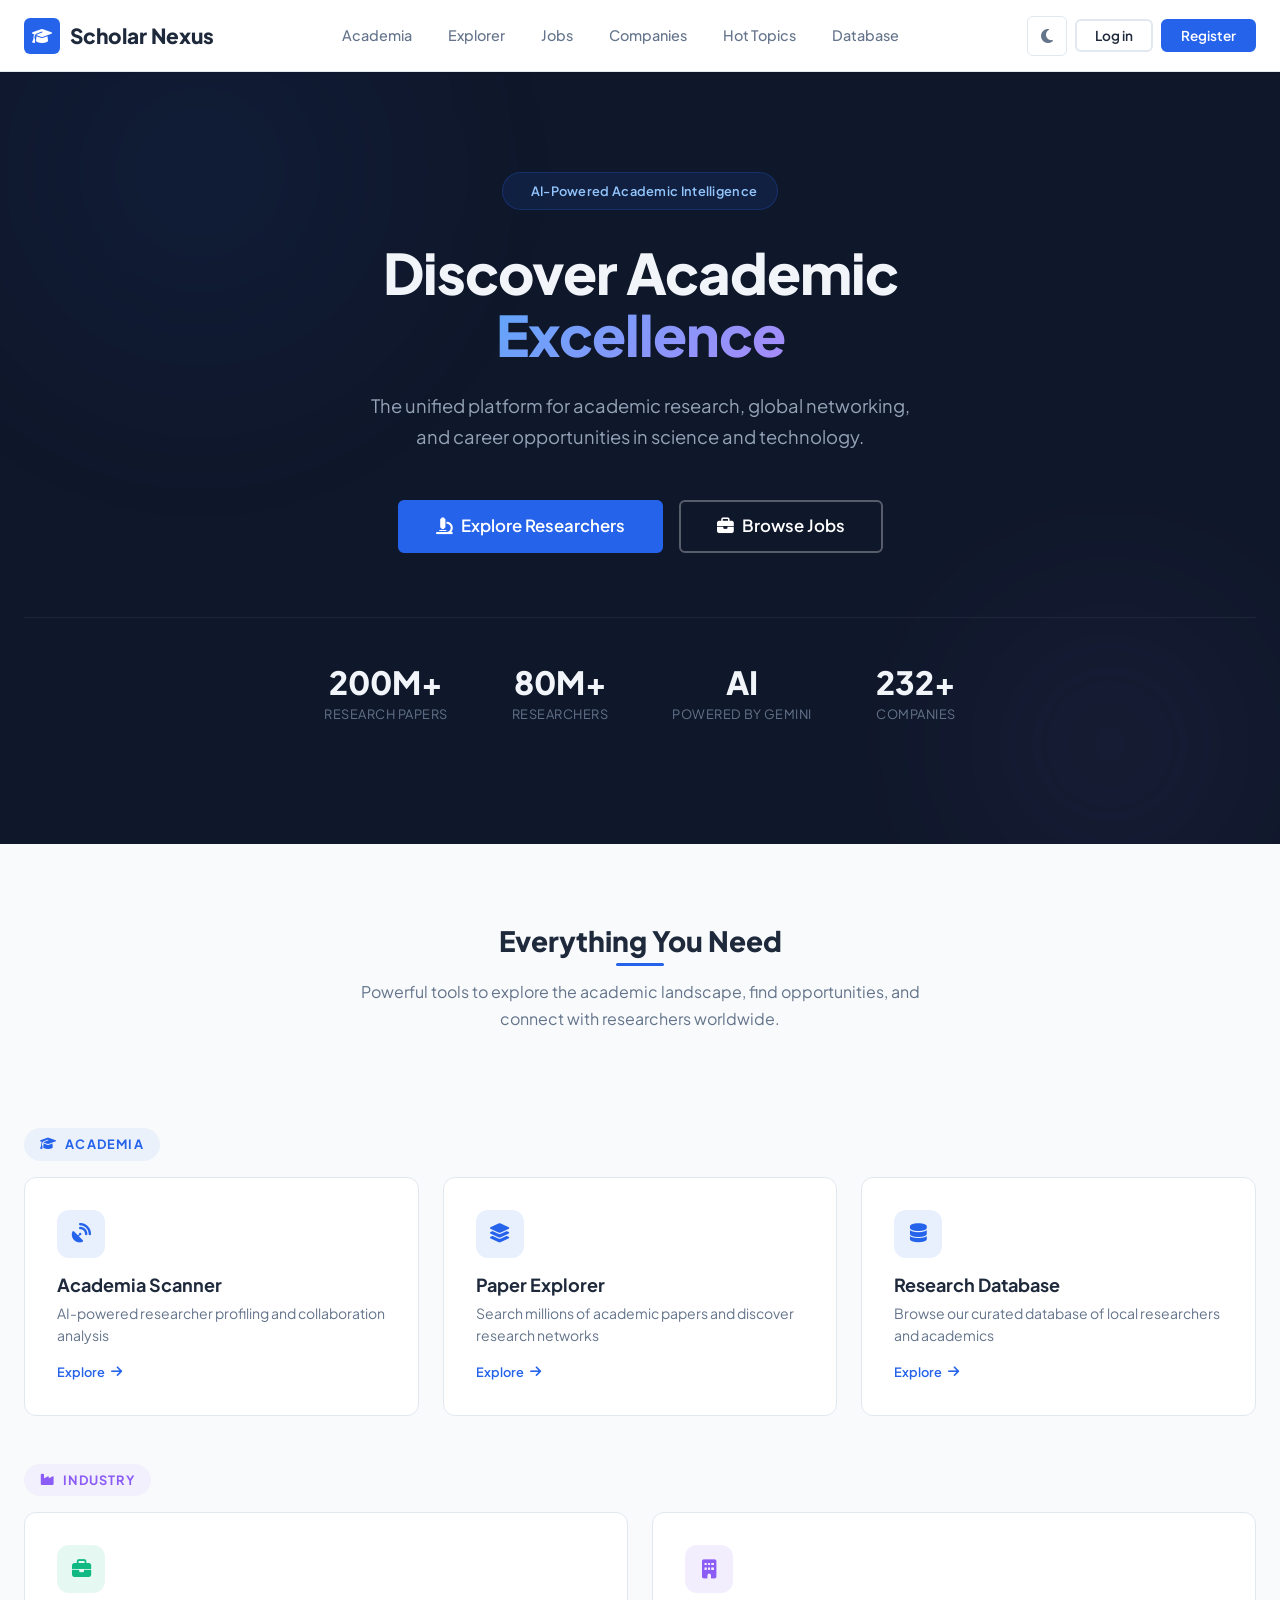
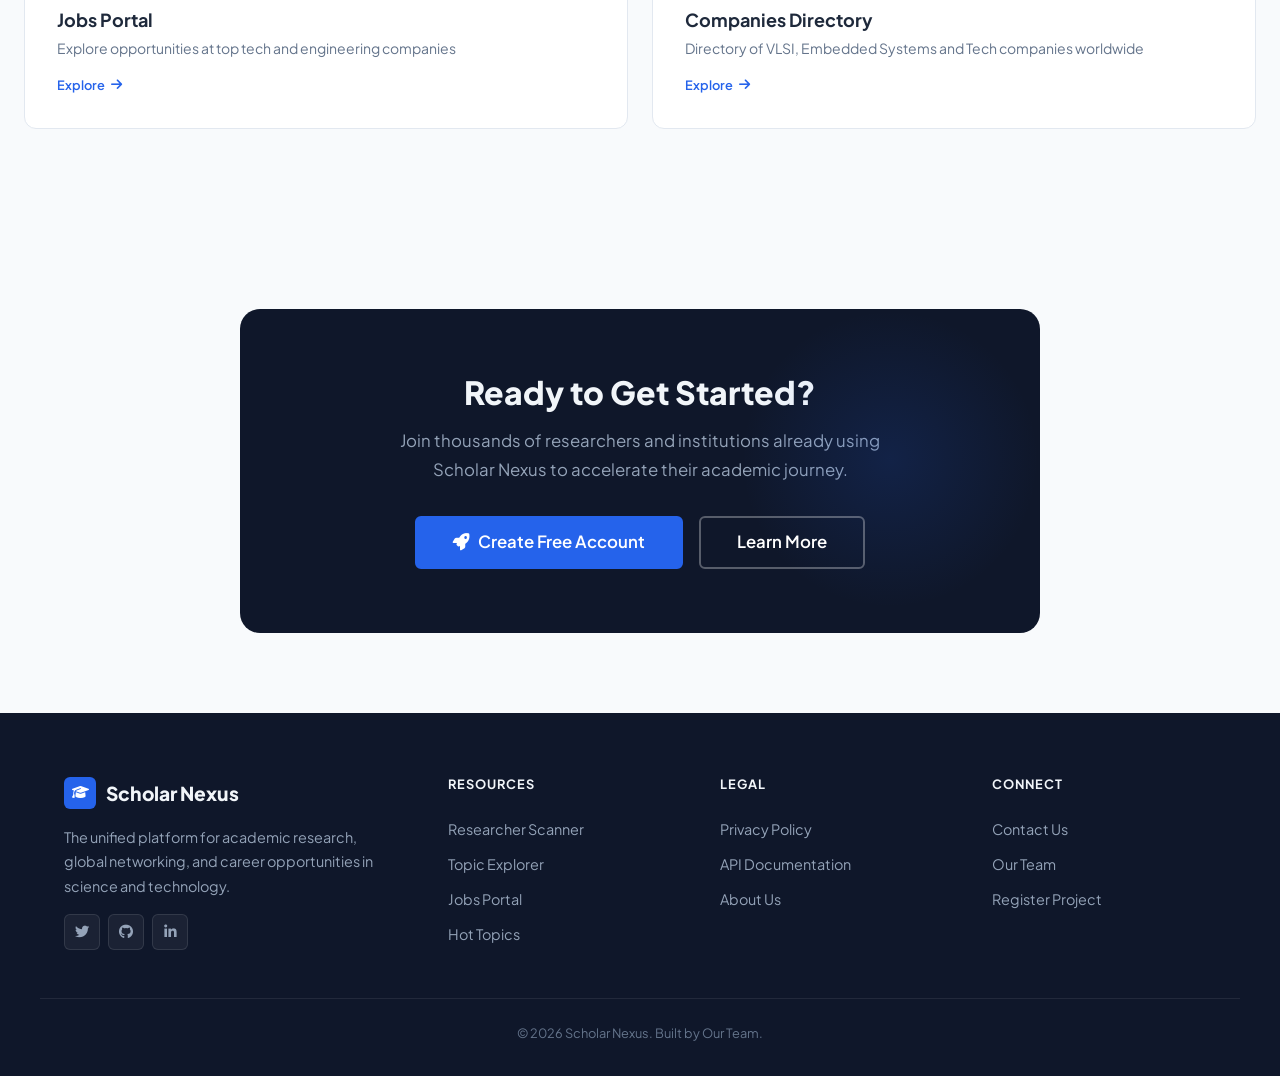
<file: public/index.html>
<!DOCTYPE html>
<html lang="en" data-theme="light">

<head>
    <meta charset="UTF-8">
    <meta name="viewport" content="width=device-width, initial-scale=1.0">
    <title>Scholar Nexus — Discover Academic Excellence</title>
    <meta name="description"
        content="The unified platform for academic research, global networking, and career opportunities in science and technology.">

    <!-- Preconnect to external resources -->
    <link rel="preconnect" href="https://fonts.googleapis.com">
    <link rel="preconnect" href="https://fonts.gstatic.com" crossorigin>
    <link rel="preconnect" href="https://cdnjs.cloudflare.com">
    <link rel="dns-prefetch" href="https://api.semanticscholar.org">
    <link rel="dns-prefetch" href="https://logo.clearbit.com">
    <link rel="dns-prefetch" href="https://ui-avatars.com">

    <!-- Prefetch likely next pages -->
    <link rel="prefetch" href="scanner.html">
    <link rel="prefetch" href="explorer.html">
    <link rel="prefetch" href="companies.html">

    <!-- CSS: tokens → components → layout → page -->
    <link rel="stylesheet" href="https://cdnjs.cloudflare.com/ajax/libs/font-awesome/6.4.0/css/all.min.css">
    <link rel="stylesheet" href="css/design-system.css">
    <link rel="stylesheet" href="css/components.css">
    <link rel="stylesheet" href="css/layout.css">
    <link rel="stylesheet" href="css/pages/index.css">

    <!-- Theme: load first to prevent FOUC -->
    <script src="js/theme.js"></script>
</head>

<body>

    <!-- ═══ NAVBAR (injected by layout.js) ═══ -->
    <div id="app-header"></div>


    <!-- ═══ HERO SECTION ═══ -->
    <section class="hero">
        <div class="hero__glow hero__glow--1"></div>
        <div class="hero__glow hero__glow--2"></div>

        <div class="container">
            <div class="hero__badge">
                <i class="fas fa-sparkles"></i>
                AI-Powered Academic Intelligence
            </div>

            <h1 class="hero__title">
                Discover Academic<br><span>Excellence</span>
            </h1>

            <p class="hero__subtitle">
                The unified platform for academic research, global networking,
                and career opportunities in science and technology.
            </p>

            <div class="hero__actions">
                <a href="scanner.html" class="btn btn-lg btn-primary">
                    <i class="fas fa-microscope"></i> Explore Researchers
                </a>
                <a href="jobs.html" class="btn btn-lg btn--hero-outline">
                    <i class="fas fa-briefcase"></i> Browse Jobs
                </a>
            </div>

            <div class="hero__stats">
                <div class="hero__stat">
                    <div class="hero__stat-value">200M+</div>
                    <div class="hero__stat-label">Research Papers</div>
                </div>
                <div class="hero__stat">
                    <div class="hero__stat-value">80M+</div>
                    <div class="hero__stat-label">Researchers</div>
                </div>
                <div class="hero__stat">
                    <div class="hero__stat-value">AI</div>
                    <div class="hero__stat-label">Powered by Gemini</div>
                </div>
                <div class="hero__stat">
                    <div class="hero__stat-value">232+</div>
                    <div class="hero__stat-label">Companies</div>
                </div>
            </div>
        </div>
    </section>


    <!-- ═══ NAVIGATION CARDS SECTION ═══ -->
    <section class="features">
        <div class="container">
            <div class="section-header section-header--center">
                <h2 class="section-title">Everything You Need</h2>
                <p class="section-subtitle">
                    Powerful tools to explore the academic landscape, find opportunities,
                    and connect with researchers worldwide.
                </p>
            </div>

            <!-- GROUP 1: Academia -->
            <div class="features__group-label">
                <i class="fas fa-graduation-cap"></i> Academia
            </div>
            <div class="features__grid features__grid--3">

                <a href="scanner.html" class="nav-card">
                    <div class="nav-card__icon">
                        <i class="fas fa-satellite-dish"></i>
                    </div>
                    <h3 class="nav-card__title">Academia Scanner</h3>
                    <p class="nav-card__desc">
                        AI-powered researcher profiling
                        and collaboration analysis
                    </p>
                    <span class="nav-card__link">Explore <i class="fas fa-arrow-right"></i></span>
                </a>

                <a href="explorer.html" class="nav-card">
                    <div class="nav-card__icon">
                        <i class="fas fa-layer-group"></i>
                    </div>
                    <h3 class="nav-card__title">Paper Explorer</h3>
                    <p class="nav-card__desc">
                        Search millions of academic papers
                        and discover research networks
                    </p>
                    <span class="nav-card__link">Explore <i class="fas fa-arrow-right"></i></span>
                </a>

                <a href="local-search.html" class="nav-card">
                    <div class="nav-card__icon">
                        <i class="fas fa-database"></i>
                    </div>
                    <h3 class="nav-card__title">Research Database</h3>
                    <p class="nav-card__desc">
                        Browse our curated database
                        of local researchers and academics
                    </p>
                    <span class="nav-card__link">Explore <i class="fas fa-arrow-right"></i></span>
                </a>

            </div>

            <!-- GROUP 2: Industry -->
            <div class="features__group-label features__group-label--industry">
                <i class="fas fa-industry"></i> Industry
            </div>
            <div class="features__grid features__grid--2">

                <a href="jobs.html" class="nav-card">
                    <div class="nav-card__icon nav-card__icon--green">
                        <i class="fas fa-briefcase"></i>
                    </div>
                    <h3 class="nav-card__title">Jobs Portal</h3>
                    <p class="nav-card__desc">
                        Explore opportunities at top
                        tech and engineering companies
                    </p>
                    <span class="nav-card__link">Explore <i class="fas fa-arrow-right"></i></span>
                </a>

                <a href="companies.html" class="nav-card">
                    <div class="nav-card__icon nav-card__icon--purple">
                        <i class="fas fa-building"></i>
                    </div>
                    <h3 class="nav-card__title">Companies Directory</h3>
                    <p class="nav-card__desc">
                        Directory of VLSI, Embedded Systems
                        and Tech companies worldwide
                    </p>
                    <span class="nav-card__link">Explore <i class="fas fa-arrow-right"></i></span>
                </a>

            </div>
        </div>
    </section>


    <!-- ═══ CTA SECTION ═══ -->
    <section class="cta-section">
        <div class="container">
            <div class="cta-section__inner">
                <h2 class="cta-section__title">Ready to Get Started?</h2>
                <p class="cta-section__text">
                    Join thousands of researchers and institutions already using Scholar Nexus
                    to accelerate their academic journey.
                </p>
                <div class="hero__actions">
                    <a href="login.html" class="btn btn-lg btn-primary">
                        <i class="fas fa-rocket"></i> Create Free Account
                    </a>
                    <a href="about.html" class="btn btn-lg btn--hero-outline">
                        Learn More
                    </a>
                </div>
            </div>
        </div>
    </section>


    <!-- ═══ FOOTER (injected by layout.js) ═══ -->
    <div id="app-footer"></div>

    <!-- JS: layout (navbar + footer injection) -->
    <script src="js/layout.js"></script>

</body>

</html>
</file>
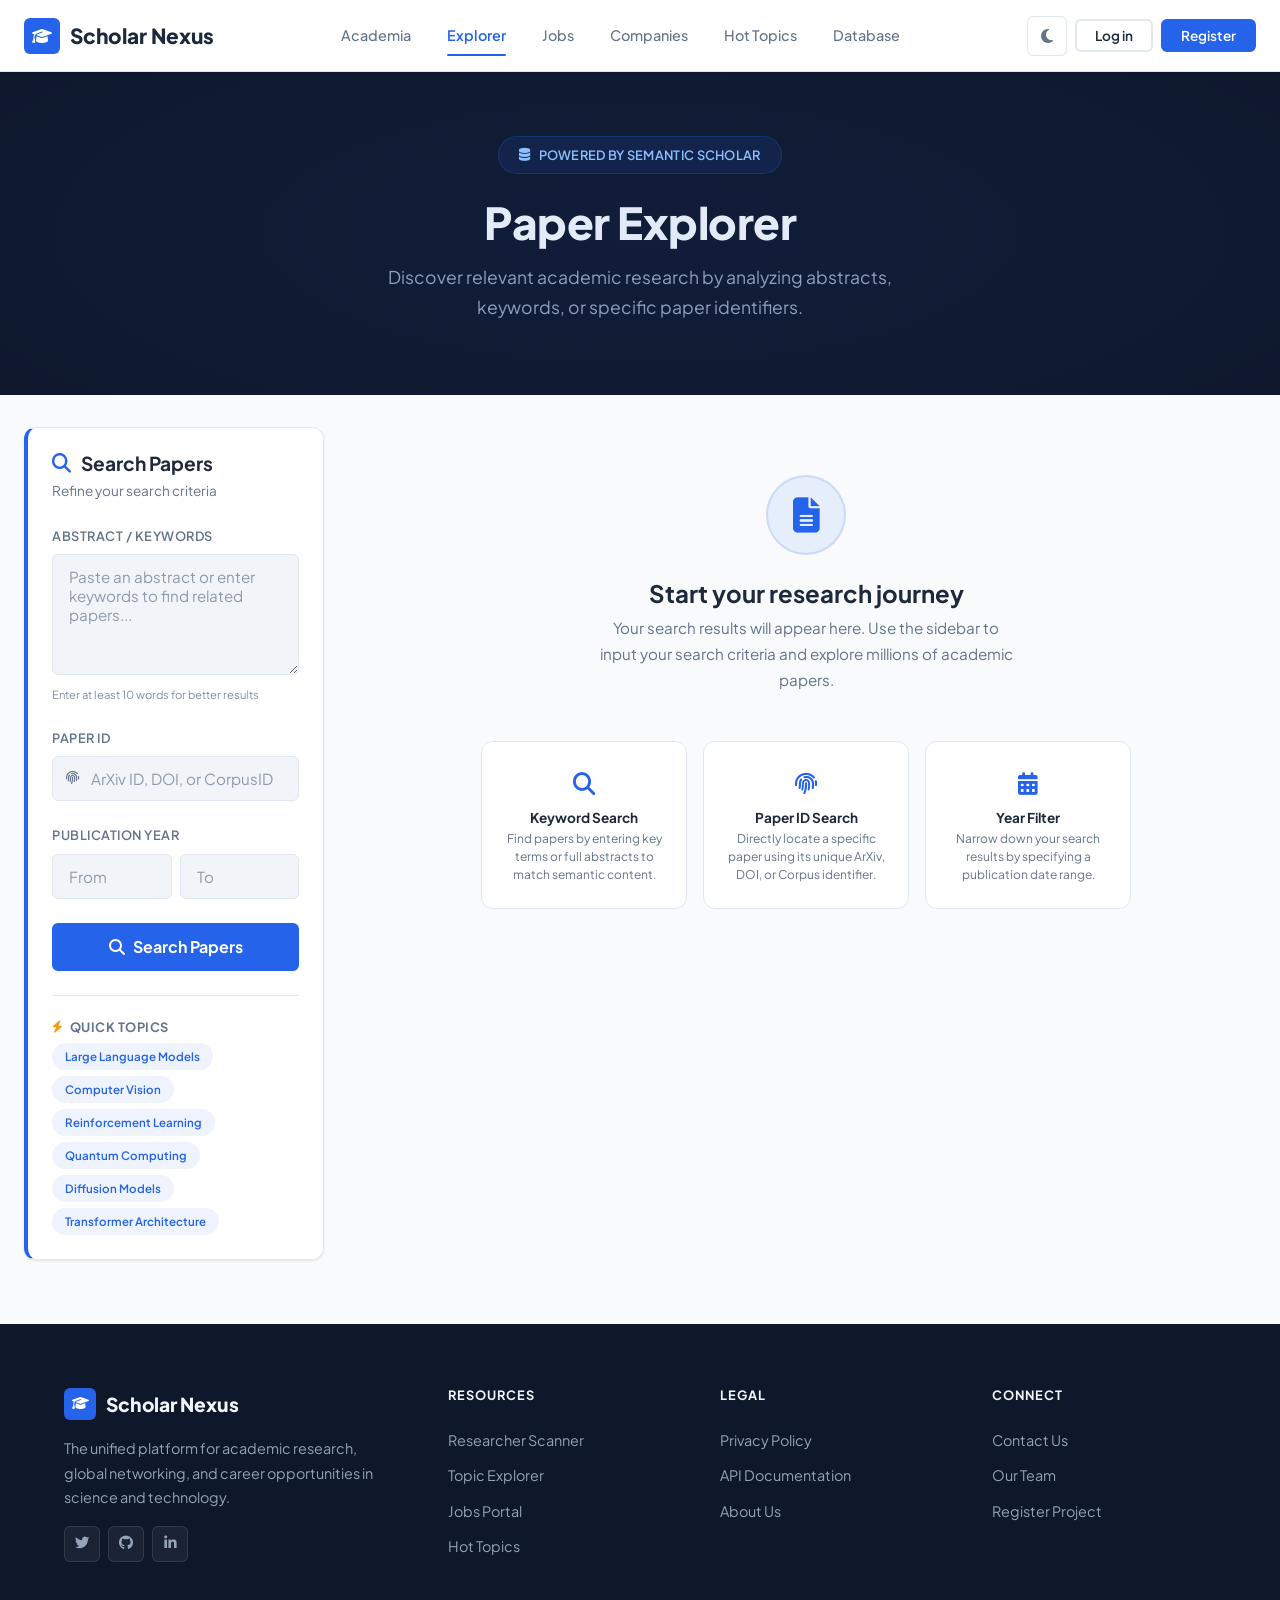
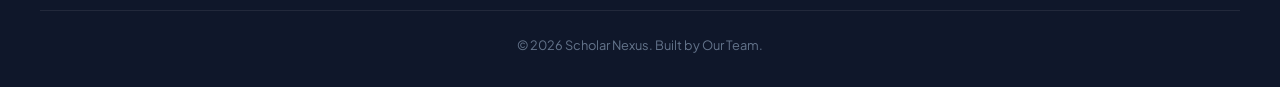
<file: public/explorer.html>
<!DOCTYPE html>
<html lang="en" data-theme="light">

<head>
    <meta charset="UTF-8">
    <meta name="viewport" content="width=device-width, initial-scale=1.0">
    <title>Paper Explorer — Scholar Nexus</title>
    <meta name="description"
        content="Discover relevant academic research by analyzing abstracts, keywords, or specific paper identifiers.">

    <!-- Preconnect to external resources -->
    <link rel="preconnect" href="https://fonts.googleapis.com">
    <link rel="preconnect" href="https://fonts.gstatic.com" crossorigin>
    <link rel="preconnect" href="https://cdnjs.cloudflare.com">
    <link rel="dns-prefetch" href="https://api.semanticscholar.org">
    <link rel="dns-prefetch" href="https://logo.clearbit.com">
    <link rel="dns-prefetch" href="https://ui-avatars.com">

    <!-- Prefetch likely next pages -->
    <link rel="prefetch" href="scanner.html">
    <link rel="prefetch" href="local-search.html">

    <!-- CSS: tokens → components → layout → page -->
    <link rel="stylesheet" href="https://cdnjs.cloudflare.com/ajax/libs/font-awesome/6.4.0/css/all.min.css">
    <link rel="stylesheet" href="css/design-system.css">
    <link rel="stylesheet" href="css/components.css">
    <link rel="stylesheet" href="css/layout.css">
    <link rel="stylesheet" href="css/pages/explorer.css">

    <!-- Theme: load first to prevent FOUC -->
    <script src="js/theme.js"></script>
</head>

<body>

    <!-- ═══ NAVBAR (injected by layout.js) ═══ -->
    <div id="app-header"></div>


    <!-- ═══ HERO SECTION ═══ -->
    <section class="explorer-hero">
        <div class="container">
            <div class="explorer-hero__badge">
                <i class="fas fa-database"></i>
                Powered by Semantic Scholar
            </div>
            <h1 class="explorer-hero__title">Paper Explorer</h1>
            <p class="explorer-hero__subtitle">
                Discover relevant academic research by analyzing abstracts,
                keywords, or specific paper identifiers.
            </p>
        </div>
    </section>


    <!-- ═══ MAIN CONTENT ═══ -->
    <section class="explorer-content">
        <div class="container container--wide">
            <div class="explorer-layout">

                <!-- LEFT SIDEBAR: Search Panel -->
                <aside class="explorer-panel">
                    <div class="explorer-panel__card">
                        <h2 class="explorer-panel__title">
                            <i class="fas fa-search"></i> Search Papers
                        </h2>
                        <p class="explorer-panel__subtitle">Refine your search criteria</p>

                        <div class="form-group">
                            <label class="form-group__label">Abstract / Keywords</label>
                            <textarea class="input-field explorer-panel__textarea" id="q-input" rows="5"
                                placeholder="Paste an abstract or enter keywords to find related papers..."></textarea>
                            <span class="explorer-panel__hint">Enter at least 10 words for better results</span>
                        </div>

                        <div class="form-group">
                            <label class="form-group__label">Paper ID</label>
                            <div class="explorer-panel__id-wrap">
                                <i class="fas fa-fingerprint"></i>
                                <input type="text" class="input-field" id="q-id"
                                    placeholder="ArXiv ID, DOI, or CorpusID">
                            </div>
                        </div>

                        <div class="form-group">
                            <label class="form-group__label">Publication Year</label>
                            <div class="explorer-panel__year-row">
                                <input type="number" class="input-field" id="f-year" placeholder="From">
                                <input type="number" class="input-field" id="f-year-to" placeholder="To">
                            </div>
                        </div>

                        <button class="btn btn-primary explorer-panel__btn" onclick="fetchPapers('search')">
                            <i class="fas fa-search"></i> Search Papers
                        </button>

                        <!-- Quick Topics -->
                        <div class="explorer-panel__topics">
                            <h4 class="explorer-panel__topics-title">
                                <i class="fas fa-bolt"></i> Quick Topics
                            </h4>
                            <div class="explorer-panel__topics-pills">
                                <button class="explorer-topic-tag"
                                    onclick="searchTrending('Large Language Models')">Large Language Models</button>
                                <button class="explorer-topic-tag" onclick="searchTrending('Computer Vision')">Computer
                                    Vision</button>
                                <button class="explorer-topic-tag"
                                    onclick="searchTrending('Reinforcement Learning')">Reinforcement Learning</button>
                                <button class="explorer-topic-tag" onclick="searchTrending('Quantum Computing')">Quantum
                                    Computing</button>
                                <button class="explorer-topic-tag"
                                    onclick="searchTrending('Diffusion Models')">Diffusion Models</button>
                                <button class="explorer-topic-tag"
                                    onclick="searchTrending('Transformer Architecture')">Transformer
                                    Architecture</button>
                            </div>
                        </div>
                    </div>
                </aside>


                <!-- RIGHT: Results Area -->
                <div class="explorer-main" id="main-view">

                    <!-- EMPTY STATE (default) -->
                    <div class="explorer-empty">
                        <div class="explorer-empty__icon">
                            <i class="fas fa-file-lines"></i>
                        </div>
                        <h2 class="explorer-empty__heading">Start your research journey</h2>
                        <p class="explorer-empty__text">
                            Your search results will appear here. Use the sidebar to input
                            your search criteria and explore millions of academic papers.
                        </p>

                        <div class="explorer-empty__features">
                            <div class="explorer-empty__feature">
                                <div class="explorer-empty__feature-icon">
                                    <i class="fas fa-search"></i>
                                </div>
                                <h4 class="explorer-empty__feature-title">Keyword Search</h4>
                                <p class="explorer-empty__feature-text">
                                    Find papers by entering key terms or full abstracts
                                    to match semantic content.
                                </p>
                            </div>
                            <div class="explorer-empty__feature">
                                <div class="explorer-empty__feature-icon">
                                    <i class="fas fa-fingerprint"></i>
                                </div>
                                <h4 class="explorer-empty__feature-title">Paper ID Search</h4>
                                <p class="explorer-empty__feature-text">
                                    Directly locate a specific paper using its unique
                                    ArXiv, DOI, or Corpus identifier.
                                </p>
                            </div>
                            <div class="explorer-empty__feature">
                                <div class="explorer-empty__feature-icon">
                                    <i class="fas fa-calendar-alt"></i>
                                </div>
                                <h4 class="explorer-empty__feature-title">Year Filter</h4>
                                <p class="explorer-empty__feature-text">
                                    Narrow down your search results by specifying
                                    a publication date range.
                                </p>
                            </div>
                        </div>
                    </div>

                </div>
                <!-- end explorer-main -->

            </div>
        </div>
    </section>


    <!-- ═══ FOOTER (injected by layout.js) ═══ -->
    <div id="app-footer"></div>

    <!-- JS: layout (navbar + footer injection) -->
    <script src="js/layout.js"></script>

    <script>
        /* ===========================================================
           EXPLORER JS — All frozen IDs, fetch calls, and logic intact
           =========================================================== */

        /* ── Field color mapping ── */
        const FIELD_COLORS = {
            'Computer Science': 'blue',
            'Computer Vision': 'blue',
            'Natural Language Processing': 'purple',
            'Machine Learning': 'green',
            'Physics': 'orange',
            'Mathematics': 'orange',
            'Biology': 'green',
            'Medicine': 'green',
            'Engineering': 'blue',
            'Chemistry': 'orange'
        };

        function getFieldColor(fields) {
            if (!fields || !Array.isArray(fields)) return 'blue';
            for (const f of fields) {
                for (const [key, color] of Object.entries(FIELD_COLORS)) {
                    if (f.toLowerCase().includes(key.toLowerCase())) return color;
                }
            }
            return 'blue';
        }

        function getFieldLabel(fields) {
            if (!fields || !Array.isArray(fields) || fields.length === 0) return 'Research';
            return fields[0];
        }

        function formatCitations(count) {
            if (!count) return '0';
            if (count >= 1000) return (count / 1000).toFixed(count >= 10000 ? 0 : 1) + 'k+';
            return count.toString();
        }

        function truncateAuthors(authors, max) {
            if (!authors || authors.length === 0) return 'Unknown Authors';
            const names = authors.map(a => a.name);
            if (names.length <= max) return names.join(', ');
            return names.slice(0, max).join(', ') + ' et al.';
        }

        /* ── Active filters state ── */
        let activeFilters = { openAccess: false, highlyCited: false, recent: false };
        let allPapers = [];
        let currentQuery = '';
        let currentMode = '';

        function toggleFilter(type) {
            activeFilters[type] = !activeFilters[type];
            renderFilteredPapers();
        }

        function clearFilters() {
            activeFilters = { openAccess: false, highlyCited: false, recent: false };
            renderFilteredPapers();
        }

        function renderFilteredPapers() {
            let filtered = [...allPapers];
            if (activeFilters.openAccess) {
                filtered = filtered.filter(p => p.openAccessPdf);
            }
            if (activeFilters.highlyCited) {
                filtered = filtered.filter(p => (p.citationCount || 0) >= 50);
            }
            if (activeFilters.recent) {
                filtered = filtered.filter(p => p.year && p.year >= 2024);
            }
            renderPapers(filtered, allPapers.length);
        }

        /* ── Trending topic click ── */
        function searchTrending(topic) {
            document.getElementById('q-input').value = topic;
            document.getElementById('q-id').value = '';
            fetchPapers('search');
        }

        /* ── Main fetch function ── */
        async function fetchPapers(mode, specificId = null) {
            const query = document.getElementById('q-input').value;
            const paperIdInput = document.getElementById('q-id').value;
            const year = document.getElementById('f-year').value;
            const view = document.getElementById('main-view');

            let effectiveId = specificId || paperIdInput;
            let effectiveMode = mode;

            if (mode === 'search' && effectiveId && !query) {
                effectiveMode = 'recommend';
            }

            if (effectiveMode === 'search' && !query) {
                alert("Please enter a search query."); return;
            }

            currentQuery = effectiveMode === 'recommend' ? 'Similar to ' + effectiveId : query;
            currentMode = effectiveMode;

            /* Loading State */
            view.innerHTML = `
                <div class="explorer-loading">
                    <div class="explorer-loading__spinner">
                        <i class="fas fa-circle-notch fa-spin"></i>
                    </div>
                    <h3 class="explorer-loading__text">Retrieving Papers...</h3>
                    <p class="explorer-loading__sub">Fetching data from Semantic Scholar API</p>
                </div>
            `;

            try {
                const res = await fetch('/api/explore', {
                    method: 'POST',
                    headers: { 'Content-Type': 'application/json' },
                    body: JSON.stringify({
                        mode: effectiveMode,
                        query: query,
                        paperId: effectiveId,
                        year: year
                    })
                });

                const data = await res.json();

                if (!data.papers || data.papers.length === 0) {
                    view.innerHTML = `
                        <div class="explorer-no-results">
                            <i class="fas fa-search"></i>
                            <h3>No papers found</h3>
                            <p>Try different keywords or a broader search query.</p>
                        </div>
                    `;
                    return;
                }

                allPapers = data.papers;
                activeFilters = { openAccess: false, highlyCited: false, recent: false };
                renderPapers(allPapers, data.total || data.papers.length);

            } catch (e) {
                console.error(e);
                view.innerHTML = `
                    <div class="explorer-error">
                        <i class="fas fa-exclamation-triangle"></i>
                        <h3>Error connecting to API</h3>
                        <p>Please check your connection and try again.</p>
                    </div>
                `;
            }
        }


        /* ── Render papers ── */
        function renderPapers(papers, totalCount) {
            const view = document.getElementById('main-view');

            const anyFilterActive = activeFilters.openAccess || activeFilters.highlyCited || activeFilters.recent;

            let html = `
                <div class="explorer-results">

                    <!-- Breadcrumb -->
                    <div class="explorer-breadcrumb">
                        <a href="index.html">Home</a>
                        <i class="fas fa-chevron-right"></i>
                        <span>Paper Explorer</span>
                    </div>

                    <!-- Results Header -->
                    <div class="explorer-results__header">
                        <h2 class="explorer-results__title">
                            Search Results for "<span>${currentQuery}</span>"
                        </h2>
                        <p class="explorer-results__subtitle">
                            Showing <strong>${papers.length}</strong> of ${totalCount} results based on relevance and citation count
                        </p>
                    </div>

                    <!-- Filter Chips -->
                    <div class="explorer-filters">
                        <div class="explorer-filters__chips">
                            <button class="explorer-chip ${activeFilters.openAccess ? 'explorer-chip--active' : ''}"
                                onclick="toggleFilter('openAccess')">
                                <i class="fas fa-lock-open"></i> Open Access
                            </button>
                            <button class="explorer-chip ${activeFilters.highlyCited ? 'explorer-chip--active' : ''}"
                                onclick="toggleFilter('highlyCited')">
                                <i class="fas fa-fire"></i> Highly Cited
                            </button>
                            <button class="explorer-chip ${activeFilters.recent ? 'explorer-chip--active' : ''}"
                                onclick="toggleFilter('recent')">
                                <i class="fas fa-clock"></i> Recent (2024+)
                            </button>
                        </div>
                        ${anyFilterActive ? `
                            <div class="explorer-filters__active">
                                ${activeFilters.openAccess ? '<span class="explorer-filter-tag">Open Access <button onclick="activeFilters.openAccess=false;renderFilteredPapers()">×</button></span>' : ''}
                                ${activeFilters.highlyCited ? '<span class="explorer-filter-tag">Highly Cited <button onclick="activeFilters.highlyCited=false;renderFilteredPapers()">×</button></span>' : ''}
                                ${activeFilters.recent ? '<span class="explorer-filter-tag">Recent (2024+) <button onclick="activeFilters.recent=false;renderFilteredPapers()">×</button></span>' : ''}
                                <a href="javascript:void(0)" onclick="clearFilters()" class="explorer-filters__clear">Clear all</a>
                            </div>
                        ` : ''}
                    </div>

                    <!-- Results Grid: Papers + Sidebar -->
                    <div class="explorer-results__grid">

                        <!-- Paper Cards -->
                        <div class="explorer-papers">
            `;

            papers.forEach(p => {
                const authors = truncateAuthors(p.authors, 3);
                const venue = p.venue || 'Unknown Venue';
                const abstract = p.abstract || 'No abstract available for this paper.';
                const citations = p.citationCount || 0;
                const pdfLink = p.openAccessPdf ? p.openAccessPdf.url : null;
                const s2Link = p.url;
                const fieldLabel = getFieldLabel(p.fieldsOfStudy);
                const fieldColor = getFieldColor(p.fieldsOfStudy);

                html += `
                    <article class="explorer-paper">
                        <div class="explorer-paper__top">
                            <span class="explorer-paper__field explorer-paper__field--${fieldColor}">
                                ${fieldLabel}
                            </span>
                            ${pdfLink ? '<span class="explorer-paper__oa"><i class="fas fa-lock-open"></i> OA</span>' : ''}
                        </div>

                        <h3 class="explorer-paper__title">
                            <a href="${s2Link}" target="_blank">${p.title}</a>
                        </h3>

                        <div class="explorer-paper__meta">
                            <span class="explorer-paper__authors">${authors}</span>
                            <span class="explorer-paper__pill">
                                <i class="far fa-calendar"></i> ${p.year || 'N/A'}
                            </span>
                            <span class="explorer-paper__pill">
                                <i class="fas fa-university"></i> ${venue}
                            </span>
                            <span class="explorer-paper__pill explorer-paper__pill--cite">
                                <i class="fas fa-quote-right"></i> ${formatCitations(citations)} citations
                            </span>
                        </div>

                        <p class="explorer-paper__abstract">${abstract}</p>

                        <div class="explorer-paper__actions">
                            <div class="explorer-paper__actions-left">
                                ${pdfLink ? `<a href="${pdfLink}" target="_blank" class="btn btn-sm btn-outline explorer-paper__btn">
                                    <i class="fas fa-file-pdf"></i> PDF
                                </a>` : ''}
                                <a href="${s2Link}" target="_blank" class="btn btn-sm btn-outline explorer-paper__btn">
                                    <i class="fas fa-external-link-alt"></i> View on S2
                                </a>
                            </div>
                            <button onclick="fetchPapers('recommend', '${p.paperId}')" class="btn btn-sm btn-primary explorer-paper__btn-similar">
                                <i class="fas fa-stars"></i> Find Similar
                            </button>
                        </div>
                    </article>
                `;
            });

            html += `
                        </div>

                        <!-- Right Mini Sidebar -->
                        <aside class="explorer-sidebar">
                            <div class="explorer-sidebar__card">
                                <h4 class="explorer-sidebar__title">
                                    <i class="fas fa-fire-flame-curved"></i> Trending Topics
                                </h4>
                                <div class="explorer-sidebar__tags">
                                    <button class="explorer-topic-pill" onclick="searchTrending('Large Language Models')">LLMs</button>
                                    <button class="explorer-topic-pill" onclick="searchTrending('Generative AI')">Generative AI</button>
                                    <button class="explorer-topic-pill" onclick="searchTrending('Reinforcement Learning')">Reinforcement Learning</button>
                                    <button class="explorer-topic-pill" onclick="searchTrending('Diffusion Models')">Diffusion Models</button>
                                    <button class="explorer-topic-pill" onclick="searchTrending('Transformers')">Transformers</button>
                                </div>
                            </div>

                            <div class="explorer-sidebar__card">
                                <h4 class="explorer-sidebar__title">
                                    <i class="fas fa-trophy"></i> Top Venues
                                </h4>
                                <ul class="explorer-sidebar__venues">
                                    <li><i class="fas fa-book-journal-whills"></i> Nature</li>
                                    <li><i class="fas fa-book-journal-whills"></i> Science</li>
                                    <li><i class="fas fa-book-journal-whills"></i> CVPR</li>
                                    <li><i class="fas fa-book-journal-whills"></i> NeurIPS</li>
                                    <li><i class="fas fa-book-journal-whills"></i> ICML</li>
                                </ul>
                            </div>
                        </aside>

                    </div>
                </div>
            `;

            view.innerHTML = html;
        }
    </script>

</body>

</html>
</file>
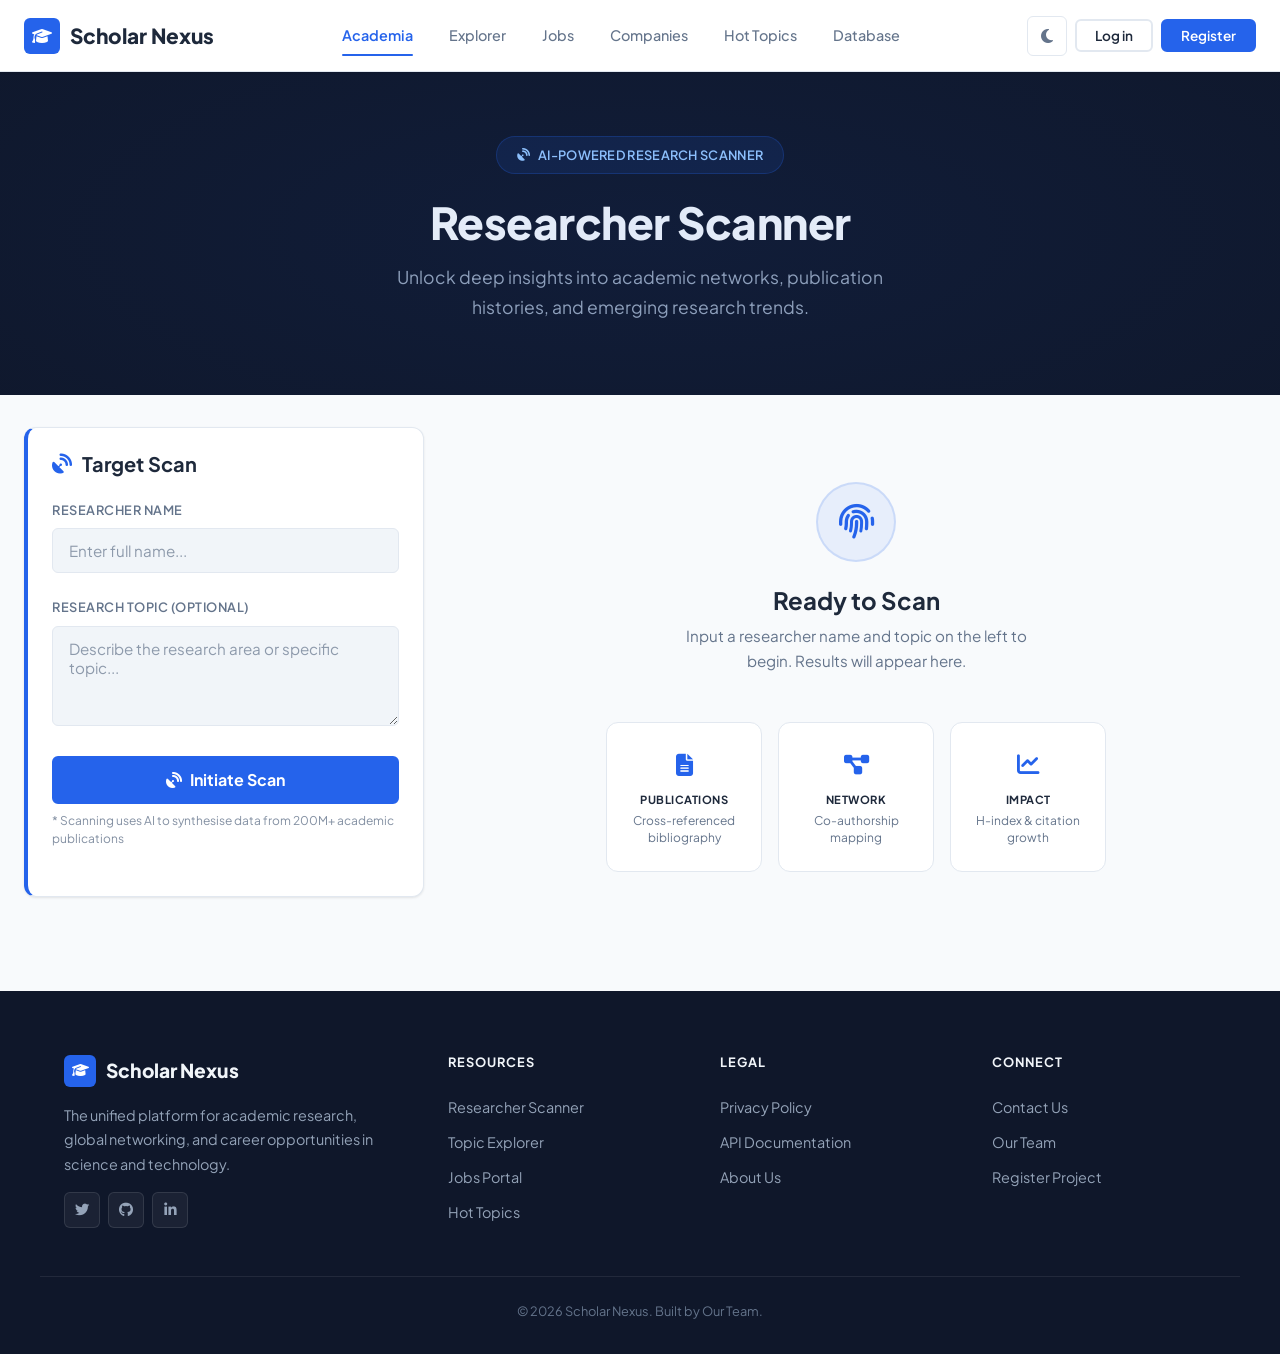
<file: public/scanner.html>
<!DOCTYPE html>
<html lang="en" data-theme="light">

<head>
    <meta charset="UTF-8">
    <meta name="viewport" content="width=device-width, initial-scale=1.0">
    <title>Researcher Scanner — Scholar Nexus</title>
    <meta name="description"
        content="AI-powered researcher profiling tool. Analyze academic profiles, collaboration networks, and research impact.">

    <!-- Preconnect to external resources -->
    <link rel="preconnect" href="https://fonts.googleapis.com">
    <link rel="preconnect" href="https://fonts.gstatic.com" crossorigin>
    <link rel="preconnect" href="https://cdnjs.cloudflare.com">
    <link rel="dns-prefetch" href="https://api.semanticscholar.org">
    <link rel="dns-prefetch" href="https://logo.clearbit.com">
    <link rel="dns-prefetch" href="https://ui-avatars.com">

    <!-- Prefetch likely next pages -->
    <link rel="prefetch" href="explorer.html">
    <link rel="prefetch" href="local-search.html">

    <!-- CSS: tokens → components → layout → page -->
    <link rel="stylesheet" href="https://cdnjs.cloudflare.com/ajax/libs/font-awesome/6.4.0/css/all.min.css">
    <link rel="stylesheet" href="css/design-system.css">
    <link rel="stylesheet" href="css/components.css">
    <link rel="stylesheet" href="css/layout.css">
    <link rel="stylesheet" href="css/pages/scanner.css">

    <!-- Theme: load first to prevent FOUC -->
    <script src="js/theme.js"></script>
</head>

<body>

    <!-- ═══ NAVBAR (injected by layout.js) ═══ -->
    <div id="app-header"></div>


    <!-- ═══ HERO SECTION ═══ -->
    <section class="scanner-hero">
        <div class="container">
            <div class="scanner-hero__badge">
                <i class="fas fa-satellite-dish"></i>
                AI-Powered Research Scanner
            </div>
            <h1 class="scanner-hero__title">Researcher Scanner</h1>
            <p class="scanner-hero__subtitle">
                Unlock deep insights into academic networks, publication histories,
                and emerging research trends.
            </p>
        </div>
    </section>


    <!-- ═══ MAIN CONTENT ═══ -->
    <section class="scanner-content">
        <div class="container container--wide">
            <div class="scanner-layout">

                <!-- LEFT COLUMN: Target Scan Panel -->
                <aside class="scanner-panel">
                    <div class="scanner-panel__card">
                        <h2 class="scanner-panel__title">
                            <i class="fas fa-satellite-dish"></i> Target Scan
                        </h2>

                        <div class="form-group">
                            <label class="form-group__label">Researcher Name</label>
                            <input type="text" class="input-field" id="q" placeholder="Enter full name..."
                                onkeypress="if(event.key==='Enter') search()">
                        </div>

                        <div class="form-group">
                            <label class="form-group__label">Research Topic (Optional)</label>
                            <textarea class="input-field scanner-panel__textarea" id="desc"
                                placeholder="Describe the research area or specific topic..."></textarea>
                        </div>

                        <button class="btn btn-primary scanner-panel__btn" onclick="search()">
                            <i class="fas fa-satellite-dish"></i> Initiate Scan
                        </button>

                        <p class="scanner-panel__note">
                            * Scanning uses AI to synthesise data from 200M+ academic publications
                        </p>

                        <!-- Search results list (populated by JS) -->
                        <div id="results-list" class="scanner-panel__results"></div>
                    </div>
                </aside>


                <!-- RIGHT COLUMN: Results Area -->
                <div class="scanner-main" id="main-view">

                    <!-- EMPTY STATE (default) -->
                    <div class="scanner-empty">
                        <div class="scanner-empty__icon">
                            <i class="fas fa-fingerprint"></i>
                        </div>
                        <h3 class="scanner-empty__heading">Ready to Scan</h3>
                        <p class="scanner-empty__text">
                            Input a researcher name and topic on the left to begin.
                            Results will appear here.
                        </p>

                        <div class="scanner-empty__features">
                            <div class="scanner-empty__feature">
                                <div class="scanner-empty__feature-icon">
                                    <i class="fas fa-file-lines"></i>
                                </div>
                                <div class="scanner-empty__feature-title">Publications</div>
                                <div class="scanner-empty__feature-text">Cross-referenced bibliography</div>
                            </div>
                            <div class="scanner-empty__feature">
                                <div class="scanner-empty__feature-icon">
                                    <i class="fas fa-diagram-project"></i>
                                </div>
                                <div class="scanner-empty__feature-title">Network</div>
                                <div class="scanner-empty__feature-text">Co-authorship mapping</div>
                            </div>
                            <div class="scanner-empty__feature">
                                <div class="scanner-empty__feature-icon">
                                    <i class="fas fa-chart-line"></i>
                                </div>
                                <div class="scanner-empty__feature-title">Impact</div>
                                <div class="scanner-empty__feature-text">H-index & citation growth</div>
                            </div>
                        </div>
                    </div>

                </div>
                <!-- end scanner-main -->

            </div>
        </div>
    </section>


    <!-- ═══ FOOTER (injected by layout.js) ═══ -->
    <div id="app-footer"></div>

    <!-- JS: layout (navbar + footer injection) -->
    <script src="js/layout.js"></script>

    <script>
        /* ===========================================================
           SCANNER JS — All frozen IDs, fetch calls, and logic intact
           =========================================================== */

        async function search() {
            const query = document.getElementById('q').value;
            if (!query) return;
            const list = document.getElementById('results-list');

            list.innerHTML = `
                <div class="scanner-panel__loading">
                    <i class="fas fa-circle-notch fa-spin"></i>
                    <span>Scanning database...</span>
                </div>
            `;

            try {
                const res = await fetch(`/api/search?q=${query}`);
                const data = await res.json();
                list.innerHTML = '';

                if (data.length === 0) {
                    list.innerHTML = '<div class="scanner-panel__empty">No targets found.</div>';
                    return;
                }

                data.forEach(a => {
                    const div = document.createElement('div');
                    div.className = 'scanner-result-card';
                    div.innerHTML = `
                        <div class="scanner-result-card__info">
                            <div class="scanner-result-card__name">${a.name}</div>
                            <div class="scanner-result-card__field badge badge--purple">${a.primaryField || 'Researcher'}</div>
                            <div class="scanner-result-card__stats">
                                <span><i class="fas fa-chart-line"></i> H-Idx: ${a.hIndex}</span>
                                <span><i class="fas fa-file-alt"></i> Papers: ${a.paperCount}</span>
                            </div>
                        </div>
                        <button class="scanner-result-card__scan-btn" onclick="event.stopPropagation(); analyzeTarget('${a.authorId}')">
                            <i class="fas fa-crosshairs"></i> Scan
                        </button>
                    `;
                    div.onclick = () => analyzeTarget(a.authorId);
                    list.appendChild(div);
                });
            } catch (e) {
                list.innerHTML = '<div class="scanner-panel__error">Error contacting server.</div>';
            }
        }


        async function analyzeTarget(id) {
            const view = document.getElementById('main-view');
            const desc = document.getElementById('desc').value;

            /* Loading State */
            view.innerHTML = `
                <div class="scanner-loading">
                    <div class="scanner-loading__spinner">
                        <i class="fas fa-circle-notch fa-spin"></i>
                    </div>
                    <h3 class="scanner-loading__text">Scanning academic databases...</h3>
                    <p class="scanner-loading__sub">Currently parsing: Semantic Scholar</p>
                </div>
            `;

            try {
                const res = await fetch('/api/analyze', {
                    method: 'POST',
                    headers: { 'Content-Type': 'application/json' },
                    body: JSON.stringify({ authorId: id, userDescription: desc })
                });
                const data = await res.json();
                const { author, analysis, collaborators } = data;

                /* Score color logic */
                let scoreColor = 'var(--danger)';
                if (analysis.match_score >= 50) scoreColor = 'var(--warning)';
                if (analysis.match_score >= 80) scoreColor = 'var(--success)';

                const scoreStroke = 2 * Math.PI * 54;
                const scoreOffset = scoreStroke - (scoreStroke * analysis.match_score / 100);

                /* Initials helper */
                const initials = author.name.split(' ').map(w => w[0]).join('').substring(0, 2).toUpperCase();

                /* Truncate report for collapsible */
                const reportText = analysis.full_report ? analysis.full_report.replace(/\n/g, '<br><br>') : '';
                const isLongReport = reportText.length > 600;
                const truncatedReport = isLongReport ? reportText.substring(0, 600) + '...' : reportText;

                /* Results State */
                view.innerHTML = `
                    <div class="scanner-results">

                        <!-- Card 1: Author Profile -->
                        <div class="scanner-card scanner-profile">
                            <div class="scanner-profile__header">
                                <div class="scanner-profile__avatar">${initials}</div>
                                <div class="scanner-profile__info">
                                    <h2 class="scanner-profile__name">${author.name}</h2>
                                    <p class="scanner-profile__field">
                                        <i class="fas fa-layer-group"></i> ${author.primaryField || 'Researcher'}
                                    </p>
                                    <span class="badge badge--green">
                                        <i class="fas fa-circle" style="font-size:6px"></i> Active
                                    </span>
                                </div>
                            </div>

                            <div class="scanner-profile__stats">
                                <div class="scanner-stat">
                                    <div class="scanner-stat__value">${author.hIndex}</div>
                                    <div class="scanner-stat__label">H-Index</div>
                                </div>
                                <div class="scanner-stat">
                                    <div class="scanner-stat__value">${author.paperCount}</div>
                                    <div class="scanner-stat__label">Papers</div>
                                </div>
                                <div class="scanner-stat">
                                    <div class="scanner-stat__value">${new Intl.NumberFormat().format(author.citationCount)}</div>
                                    <div class="scanner-stat__label">Citations</div>
                                </div>
                                <div class="scanner-stat">
                                    <div class="scanner-stat__value" style="color:${scoreColor}">${analysis.match_score}%</div>
                                    <div class="scanner-stat__label">Match Score</div>
                                </div>
                            </div>

                            <div class="scanner-profile__footer">
                                <a href="${author.url}" target="_blank" class="scanner-profile__link">
                                    View on Semantic Scholar <i class="fas fa-arrow-right"></i>
                                </a>
                            </div>
                        </div>


                        <!-- Card 2: AI Analysis Report -->
                        <div class="scanner-card scanner-analysis">
                            <div class="scanner-card__header">
                                <h3><i class="fas fa-stars"></i> AI Analysis Report</h3>
                            </div>

                            <div class="scanner-analysis__body">
                                <div class="scanner-analysis__content">
                                    <h4 class="scanner-analysis__reason-title">Match Assessment</h4>
                                    <p class="scanner-analysis__reason">${analysis.match_reason || ''}</p>

                                    <div class="scanner-analysis__tags">
                                        ${(analysis.key_technologies || []).map(t =>
                    `<span class="tag">${t}</span>`
                ).join('')}
                                    </div>

                                    <div id="report-text" class="scanner-analysis__report ${isLongReport ? 'scanner-analysis__report--collapsed' : ''}">
                                        ${isLongReport ? truncatedReport : reportText}
                                    </div>
                                    ${isLongReport ? `
                                        <button class="scanner-analysis__read-more" onclick="toggleReport()">
                                            <i class="fas fa-chevron-down"></i> Read full report
                                        </button>
                                    ` : ''}
                                </div>

                                <div class="scanner-analysis__gauge">
                                    <svg class="scanner-gauge" width="130" height="130" viewBox="0 0 120 120">
                                        <circle cx="60" cy="60" r="54"
                                            stroke="var(--border)" stroke-width="10"
                                            fill="none" />
                                        <circle cx="60" cy="60" r="54"
                                            stroke="${scoreColor}" stroke-width="10"
                                            fill="none"
                                            stroke-dasharray="${scoreStroke}"
                                            stroke-dashoffset="${scoreOffset}"
                                            stroke-linecap="round"
                                            class="scanner-gauge__arc" />
                                    </svg>
                                    <div class="scanner-gauge__value" style="color:${scoreColor}">
                                        ${analysis.match_score}
                                    </div>
                                    <div class="scanner-gauge__label">Match Score</div>
                                </div>
                            </div>
                        </div>


                        <!-- Card 3: Top Collaborators -->
                        <div class="scanner-card scanner-collabs">
                            <div class="scanner-card__header">
                                <h3><i class="fas fa-users"></i> Top Collaborators</h3>
                            </div>

                            <div class="scanner-collabs__list">
                                ${collaborators.length > 0
                        ? collaborators.map(c => {
                            const cName = typeof c === 'object' ? c.name : (Array.isArray(c) ? c[0] : c);
                            const cCount = typeof c === 'object' ? c.count : (Array.isArray(c) ? c[1] : '');
                            const cInitials = String(cName).split(' ').map(w => w[0]).join('').substring(0, 2).toUpperCase();
                            return `
                                            <div class="scanner-collab-row" onclick="searchCollaborator('${String(cName).replace(/'/g, "\\'")}')">
                                                <div class="scanner-collab-row__left">
                                                    <div class="scanner-collab-row__avatar">${cInitials}</div>
                                                    <span class="scanner-collab-row__name">${cName}</span>
                                                </div>
                                                ${cCount ? `<span class="badge badge--blue">${cCount} Joint</span>` : ''}
                                            </div>
                                        `;
                        }).join('')
                        : '<div class="scanner-collabs__empty">No collaboration data available.</div>'
                    }
                            </div>
                        </div>


                        <!-- Card 4: Top Publications -->
                        <div class="scanner-card scanner-papers">
                            <div class="scanner-card__header">
                                <h3><i class="fas fa-book-open"></i> Top Publications</h3>
                            </div>

                            <div class="scanner-papers__list">
                                ${author.papers.slice(0, 10).map(p => `
                                    <div class="scanner-paper-row">
                                        <span class="scanner-paper-row__year">${p.year || 'N/A'}</span>
                                        <div class="scanner-paper-row__body">
                                            <a href="${p.url}" target="_blank" class="scanner-paper-row__title">${p.title}</a>
                                            <div class="scanner-paper-row__meta">
                                                <span><i class="fas fa-quote-right"></i> ${p.citationCount} citations</span>
                                                <span>${p.venue || 'Journal'}</span>
                                                <span>${p.fieldsOfStudy || 'General Science'}</span>
                                            </div>
                                        </div>
                                    </div>
                                `).join('')}
                            </div>
                        </div>

                    </div>
                `;
            } catch (e) {
                view.innerHTML = `
                    <div class="scanner-error">
                        <i class="fas fa-exclamation-triangle"></i>
                        <h3>Analysis Failed</h3>
                        <p>Unable to fetch data for this researcher.</p>
                    </div>
                `;
            }
        }

        /* --- Report toggle --- */
        let reportExpanded = false;
        let fullReportCache = '';

        function toggleReport() {
            const el = document.getElementById('report-text');
            const btn = document.querySelector('.scanner-analysis__read-more');
            if (!el || !btn) return;

            reportExpanded = !reportExpanded;
            el.classList.toggle('scanner-analysis__report--collapsed', !reportExpanded);

            if (reportExpanded) {
                /* Re-render full report from cached data — safe since it was already sanitized */
                btn.innerHTML = '<i class="fas fa-chevron-up"></i> Show less';
            } else {
                btn.innerHTML = '<i class="fas fa-chevron-down"></i> Read full report';
            }
        }

        /* --- Collaborator click-to-search --- */
        function searchCollaborator(name) {
            document.getElementById('q').value = name;
            document.getElementById('q').scrollIntoView({ behavior: 'smooth', block: 'center' });
            search();
        }


        /* --- Auto-Search Logic on Redirect --- */
        window.onload = function () {
            const urlParams = new URLSearchParams(window.location.search);
            const autoId = urlParams.get('id');
            const autoName = urlParams.get('n');
            const autoQuery = urlParams.get('q');

            if (autoName) {
                document.getElementById('q').value = autoName;
            } else if (autoQuery) {
                document.getElementById('q').value = autoQuery;
            }

            if (autoId) {
                analyzeTarget(autoId);
            } else if (autoQuery) {
                search();
            }
        }
    </script>

</body>

</html>
</file>
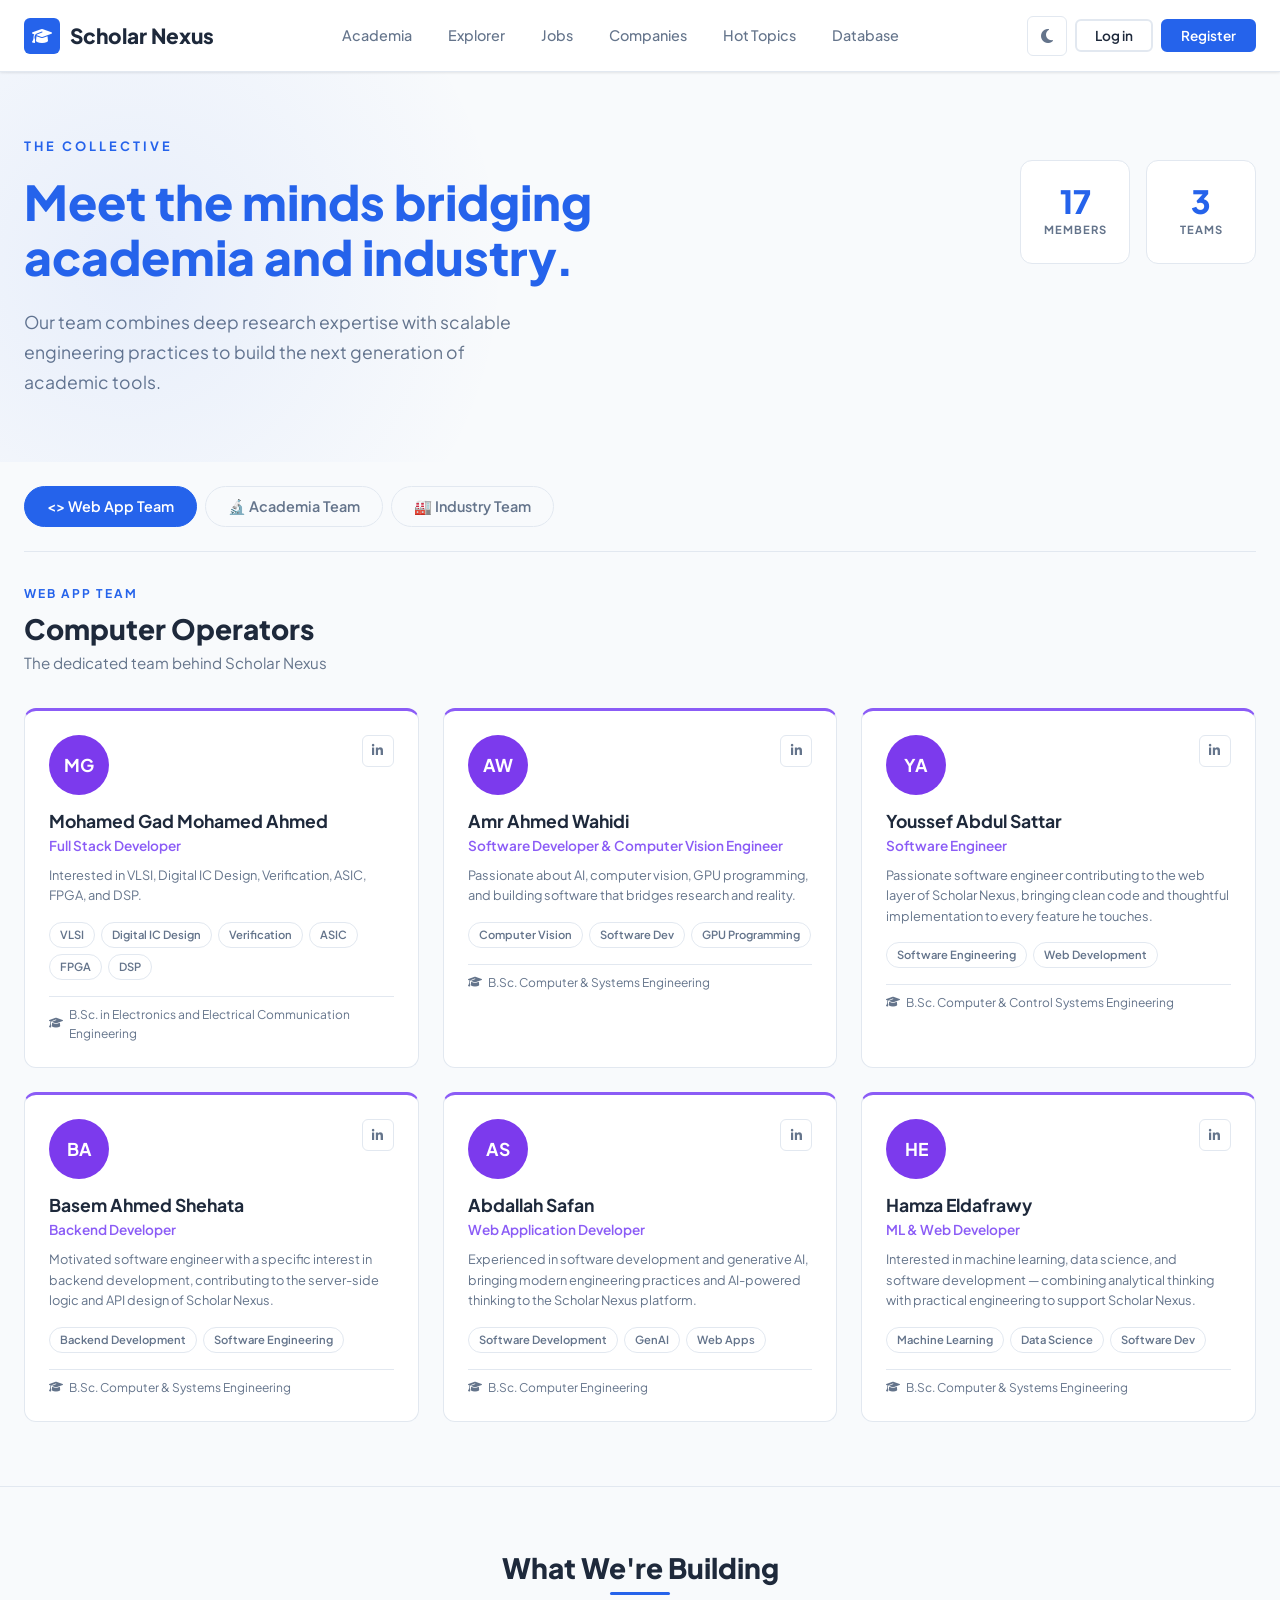
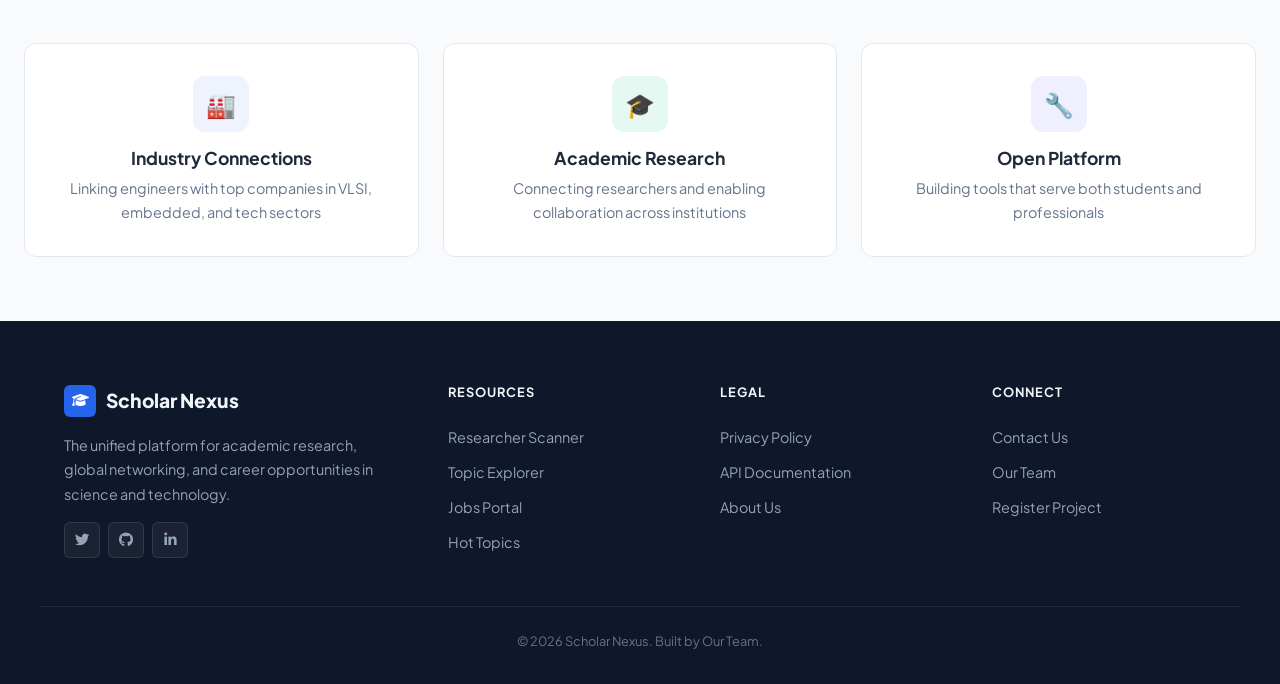
<file: public/team.html>
<!DOCTYPE html>
<html lang="en">

<head>
    <meta charset="UTF-8">
    <meta name="viewport" content="width=device-width, initial-scale=1.0">
    <title>Our Team — Scholar Nexus</title>
    <meta name="description"
        content="Meet the talented team behind Scholar Nexus — researchers, engineers, and designers bridging academia and industry.">

    <!-- Theme: load first to prevent FOUC -->
    <script src="js/theme.js"></script>

    <!-- Preconnect -->
    <link rel="preconnect" href="https://fonts.googleapis.com">
    <link rel="preconnect" href="https://fonts.gstatic.com" crossorigin>
    <link rel="preconnect" href="https://cdnjs.cloudflare.com">

    <!-- CSS: tokens → components → layout → page -->
    <link rel="stylesheet" href="https://cdnjs.cloudflare.com/ajax/libs/font-awesome/6.4.0/css/all.min.css">
    <link rel="stylesheet" href="css/design-system.css">
    <link rel="stylesheet" href="css/components.css">
    <link rel="stylesheet" href="css/layout.css">
    <link rel="stylesheet" href="css/pages/team.css">
</head>

<body>

    <!-- ═══ NAVBAR (injected by layout.js) ═══ -->
    <div id="app-header"></div>


    <!-- ═══ HERO SECTION ═══ -->
    <section class="team-hero">
        <div class="container">
            <div class="team-hero__inner">
                <div class="team-hero__text">
                    <p class="team-hero__label">The Collective</p>
                    <h1 class="team-hero__title" id="hero-title">
                        Meet the minds bridging<br>
                        <span>academia and industry.</span>
                    </h1>
                    <p class="team-hero__subtitle">
                        Our team combines deep research expertise with scalable engineering practices
                        to build the next generation of academic tools.
                    </p>
                </div>
                <div class="team-hero__stats">
                    <div class="team-stat-box">
                        <div class="team-stat-box__value" data-count="17">0</div>
                        <div class="team-stat-box__label">Members</div>
                    </div>
                    <div class="team-stat-box">
                        <div class="team-stat-box__value" data-count="3">0</div>
                        <div class="team-stat-box__label">Teams</div>
                    </div>
                </div>
            </div>
        </div>
    </section>


    <!-- ═══ FILTER TABS ═══ -->
    <section class="container">
        <div class="team-filters" id="team-filters">
            <button class="team-filter-tab active" data-filter="web" data-target="section-web">&lt;&gt; Web App
                Team</button>
            <button class="team-filter-tab" data-filter="academia" data-target="section-academia">🔬 Academia
                Team</button>
            <button class="team-filter-tab" data-filter="industry" data-target="section-industry">🏭 Industry
                Team</button>
        </div>
    </section>






    <!-- ═══ WEB APPLICATION TEAM ═══ -->
    <section class="container team-section" id="section-web" data-team="web">
        <p class="team-section__label">Web App Team</p>
        <h2 class="team-section__title">Computer Operators</h2>
        <p class="team-section__subtitle">The dedicated team behind Scholar Nexus</p>

        <div class="team-cards-grid">

            <!-- Mohamed Gad Mohamed Ahmed -->
            <div class="team-card" data-team="web" data-color="purple">
                <div class="team-card__top">
                    <div class="team-card__avatar" style="background: #7c3aed;">MG</div>
                    <div class="team-card__actions">
                        <a href="https://www.linkedin.com/in/mohamed-gad-075179253?utm_source=share_via&utm_content=profile&utm_medium=member_android"
                            target="_blank" rel="noopener" class="team-card__action-btn team-card__action-btn--li"
                            aria-label="LinkedIn">
                            <i class="fab fa-linkedin-in"></i>
                        </a>
                    </div>
                </div>
                <h3 class="team-card__name">Mohamed Gad Mohamed Ahmed</h3>
                <p class="team-card__role team-card__role--purple">Full Stack Developer</p>
                <p class="team-card__desc">
                    Interested in VLSI, Digital IC Design, Verification, ASIC, FPGA, and DSP.
                </p>
                <div class="team-card__skills">
                    <span class="team-card__skill">VLSI</span>
                    <span class="team-card__skill">Digital IC Design</span>
                    <span class="team-card__skill">Verification</span>
                    <span class="team-card__skill">ASIC</span>
                    <span class="team-card__skill">FPGA</span>
                    <span class="team-card__skill">DSP</span>
                </div>
                <div class="team-card__meta">
                    <span class="team-card__meta-item"><i class="fas fa-graduation-cap"></i> B.Sc. in Electronics and
                        Electrical Communication Engineering</span>
                </div>
            </div>

            <!-- Amr Ahmed Wahidi -->
            <div class="team-card" data-team="web" data-color="purple">
                <div class="team-card__top">
                    <div class="team-card__avatar" style="background: #7c3aed;">AW</div>
                    <div class="team-card__actions">
                        <a href="https://www.linkedin.com/in/amr-wahidi-747aba308/" target="_blank" rel="noopener"
                            class="team-card__action-btn team-card__action-btn--li" aria-label="LinkedIn">
                            <i class="fab fa-linkedin-in"></i>
                        </a>
                    </div>
                </div>
                <h3 class="team-card__name">Amr Ahmed Wahidi</h3>
                <p class="team-card__role team-card__role--purple">Software Developer &amp; Computer Vision Engineer</p>
                <p class="team-card__desc">
                    Passionate about AI, computer vision, GPU programming, and building software that
                    bridges research and reality.
                </p>
                <div class="team-card__skills">
                    <span class="team-card__skill">Computer Vision</span>
                    <span class="team-card__skill">Software Dev</span>
                    <span class="team-card__skill">GPU Programming</span>
                </div>
                <div class="team-card__meta">
                    <span class="team-card__meta-item"><i class="fas fa-graduation-cap"></i> B.Sc. Computer &amp;
                        Systems Engineering</span>
                </div>
            </div>

            <!-- Youssef Abdul Sattar -->
            <div class="team-card" data-team="web" data-color="purple">
                <div class="team-card__top">
                    <div class="team-card__avatar" style="background: #7c3aed;">YA</div>
                    <div class="team-card__actions">
                        <a href="https://www.linkedin.com/in/youssef-abdul-sattar-a793571b5" target="_blank"
                            rel="noopener" class="team-card__action-btn team-card__action-btn--li"
                            aria-label="LinkedIn">
                            <i class="fab fa-linkedin-in"></i>
                        </a>
                    </div>
                </div>
                <h3 class="team-card__name">Youssef Abdul Sattar</h3>
                <p class="team-card__role team-card__role--purple">Software Engineer</p>
                <p class="team-card__desc">
                    Passionate software engineer contributing to the web layer of Scholar Nexus,
                    bringing clean code and thoughtful implementation to every feature he touches.
                </p>
                <div class="team-card__skills">
                    <span class="team-card__skill">Software Engineering</span>
                    <span class="team-card__skill">Web Development</span>
                </div>
                <div class="team-card__meta">
                    <span class="team-card__meta-item"><i class="fas fa-graduation-cap"></i> B.Sc. Computer &amp;
                        Control Systems Engineering</span>
                </div>
            </div>

            <!-- Basem Ahmed Shehata -->
            <div class="team-card" data-team="web" data-color="purple">
                <div class="team-card__top">
                    <div class="team-card__avatar" style="background: #7c3aed;">BA</div>
                    <div class="team-card__actions">
                        <a href="https://linkedin.com/in/basem-ahmed-shehata" target="_blank" rel="noopener"
                            class="team-card__action-btn team-card__action-btn--li" aria-label="LinkedIn">
                            <i class="fab fa-linkedin-in"></i>
                        </a>
                    </div>
                </div>
                <h3 class="team-card__name">Basem Ahmed Shehata</h3>
                <p class="team-card__role team-card__role--purple">Backend Developer</p>
                <p class="team-card__desc">
                    Motivated software engineer with a specific interest in backend development,
                    contributing to the server-side logic and API design of Scholar Nexus.
                </p>
                <div class="team-card__skills">
                    <span class="team-card__skill">Backend Development</span>
                    <span class="team-card__skill">Software Engineering</span>
                </div>
                <div class="team-card__meta">
                    <span class="team-card__meta-item"><i class="fas fa-graduation-cap"></i> B.Sc. Computer &amp;
                        Systems Engineering</span>
                </div>
            </div>

            <!-- Abdallah Safan -->
            <div class="team-card" data-team="web" data-color="purple">
                <div class="team-card__top">
                    <div class="team-card__avatar" style="background: #7c3aed;">AS</div>
                    <div class="team-card__actions">
                        <a href="https://www.linkedin.com/in/abdallah-safan-021483278" target="_blank" rel="noopener"
                            class="team-card__action-btn team-card__action-btn--li" aria-label="LinkedIn">
                            <i class="fab fa-linkedin-in"></i>
                        </a>
                    </div>
                </div>
                <h3 class="team-card__name">Abdallah Safan</h3>
                <p class="team-card__role team-card__role--purple">Web Application Developer</p>
                <p class="team-card__desc">
                    Experienced in software development and generative AI, bringing modern engineering
                    practices and AI-powered thinking to the Scholar Nexus platform.
                </p>
                <div class="team-card__skills">
                    <span class="team-card__skill">Software Development</span>
                    <span class="team-card__skill">GenAI</span>
                    <span class="team-card__skill">Web Apps</span>
                </div>
                <div class="team-card__meta">
                    <span class="team-card__meta-item"><i class="fas fa-graduation-cap"></i> B.Sc. Computer
                        Engineering</span>
                </div>
            </div>

            <!-- Hamza Eldafrawy -->
            <div class="team-card" data-team="web" data-color="purple">
                <div class="team-card__top">
                    <div class="team-card__avatar" style="background: #7c3aed;">HE</div>
                    <div class="team-card__actions">
                        <a href="https://www.linkedin.com/in/hamza-eldafrawy-a780591b9" target="_blank" rel="noopener"
                            class="team-card__action-btn team-card__action-btn--li" aria-label="LinkedIn">
                            <i class="fab fa-linkedin-in"></i>
                        </a>
                    </div>
                </div>
                <h3 class="team-card__name">Hamza Eldafrawy</h3>
                <p class="team-card__role team-card__role--purple">ML &amp; Web Developer</p>
                <p class="team-card__desc">
                    Interested in machine learning, data science, and software development — combining
                    analytical thinking with practical engineering to support Scholar Nexus.
                </p>
                <div class="team-card__skills">
                    <span class="team-card__skill">Machine Learning</span>
                    <span class="team-card__skill">Data Science</span>
                    <span class="team-card__skill">Software Dev</span>
                </div>
                <div class="team-card__meta">
                    <span class="team-card__meta-item"><i class="fas fa-graduation-cap"></i> B.Sc. Computer &amp;
                        Systems Engineering</span>
                </div>
            </div>

        </div>
    </section>


    <!-- ═══ INDUSTRY TEAM ═══ -->
    <section class="container team-section" id="section-industry" data-team="industry">
        <p class="team-section__label">Industry Team</p>
        <h2 class="team-section__title">Industry Connections</h2>
        <p class="team-section__subtitle">Building bridges between academia and industry</p>

        <div class="team-cards-grid">

            <!-- Nayra Azam Yousef -->
            <div class="team-card" data-team="industry" data-color="blue">
                <div class="team-card__top">
                    <div class="team-card__avatar" style="background: #2563eb;">NA</div>
                    <div class="team-card__actions">
                        <a href="https://www.linkedin.com/in/nayra-a-406677175" target="_blank" rel="noopener"
                            class="team-card__action-btn team-card__action-btn--li" aria-label="LinkedIn">
                            <i class="fab fa-linkedin-in"></i>
                        </a>
                    </div>
                </div>
                <h3 class="team-card__name">Nayra Azam Yousef</h3>
                <p class="team-card__role team-card__role--blue">Digital Verification Engineer</p>
                <p class="team-card__desc">
                    Digital Verification Engineer Intern at Si-Vision specializing in UVM and RISC-V
                    verification, while also serving as a Teaching Assistant at the Faculty of Engineering,
                    Mansoura University.
                </p>
                <div class="team-card__skills">
                    <span class="team-card__skill">UVM</span>
                    <span class="team-card__skill">RISC-V</span>
                    <span class="team-card__skill">Digital Design</span>
                    <span class="team-card__skill">Verification</span>
                </div>
                <div class="team-card__meta">
                    <span class="team-card__meta-item"><i class="fas fa-graduation-cap"></i> B.Sc. ECE + M.Sc.
                        Candidate</span>
                    <span class="team-card__meta-item"><i class="fas fa-building"></i> Digital Design
                        Verification</span>
                </div>
            </div>

            <!-- Karim Abdelhafez -->
            <div class="team-card" data-team="industry" data-color="blue">
                <div class="team-card__top">
                    <div class="team-card__avatar" style="background: #2563eb;">KA</div>
                    <div class="team-card__actions">
                        <a href="https://www.linkedin.com/in/karim-abdelhafez-1b89831b0" target="_blank" rel="noopener"
                            class="team-card__action-btn team-card__action-btn--li" aria-label="LinkedIn">
                            <i class="fab fa-linkedin-in"></i>
                        </a>
                    </div>
                </div>
                <h3 class="team-card__name">Karim Abdelhafez</h3>
                <p class="team-card__role team-card__role--blue">Verification Engineer</p>
                <p class="team-card__desc">
                    Standard Digital Verification Engineer at Si-Vision, working within the PCIe
                    controller team and applying rigorous verification methodologies to complex digital systems.
                </p>
                <div class="team-card__skills">
                    <span class="team-card__skill">PCIe</span>
                    <span class="team-card__skill">Digital Verification</span>
                    <span class="team-card__skill">UVM</span>
                </div>
                <div class="team-card__meta">
                    <span class="team-card__meta-item"><i class="fas fa-graduation-cap"></i> B.Sc. Electronics &amp;
                        ECE</span>
                    <span class="team-card__meta-item"><i class="fas fa-building"></i> Digital Design
                        Verification</span>
                </div>
            </div>

            <!-- Islam Mohamed Abdelaziz -->
            <div class="team-card" data-team="industry" data-color="blue">
                <div class="team-card__top">
                    <div class="team-card__avatar" style="background: #2563eb;">IA</div>
                    <div class="team-card__actions">
                        <a href="https://www.linkedin.com/in/islam-mohamed-1144a5217" target="_blank" rel="noopener"
                            class="team-card__action-btn team-card__action-btn--li" aria-label="LinkedIn">
                            <i class="fab fa-linkedin-in"></i>
                        </a>
                    </div>
                </div>
                <h3 class="team-card__name">Islam Mohamed Abdelaziz</h3>
                <p class="team-card__role team-card__role--blue">Verification Engineer</p>
                <p class="team-card__desc">
                    Digital Verification Engineer Intern at Si-Vision specializing in UVM and RISC-V
                    verification, passionate about building robust and reliable digital hardware systems.
                </p>
                <div class="team-card__skills">
                    <span class="team-card__skill">UVM</span>
                    <span class="team-card__skill">RISC-V</span>
                    <span class="team-card__skill">Verification</span>
                </div>
                <div class="team-card__meta">
                    <span class="team-card__meta-item"><i class="fas fa-graduation-cap"></i> B.Sc. Electronics &amp;
                        ECE</span>
                    <span class="team-card__meta-item"><i class="fas fa-building"></i> Digital Design
                        Verification</span>
                </div>
            </div>

            <!-- Peter Gad -->
            <div class="team-card" data-team="industry" data-color="blue">
                <div class="team-card__top">
                    <div class="team-card__avatar" style="background: #2563eb;">PG</div>
                    <div class="team-card__actions">
                        <a href="https://www.linkedin.com/in/peter-gad-03bb34192" target="_blank" rel="noopener"
                            class="team-card__action-btn team-card__action-btn--li" aria-label="LinkedIn">
                            <i class="fab fa-linkedin-in"></i>
                        </a>
                    </div>
                </div>
                <h3 class="team-card__name">Peter Gad</h3>
                <p class="team-card__role team-card__role--blue">Digital Verification Engineer</p>
                <p class="team-card__desc">
                    Digital Verification Engineer at Si-Vision working in the PCIe controller team,
                    combining his nanotechnology background with practical digital verification expertise.
                </p>
                <div class="team-card__skills">
                    <span class="team-card__skill">PCIe</span>
                    <span class="team-card__skill">Digital Verification</span>
                    <span class="team-card__skill">Nano-electronics</span>
                </div>
                <div class="team-card__meta">
                    <span class="team-card__meta-item"><i class="fas fa-graduation-cap"></i> B.Sc. Nanotechnology &amp;
                        Nano-Electronics</span>
                    <span class="team-card__meta-item"><i class="fas fa-building"></i> Digital Verification</span>
                </div>
            </div>

            <!-- Menna Hesham El-Sabaa -->
            <div class="team-card" data-team="industry" data-color="blue">
                <div class="team-card__top">
                    <div class="team-card__avatar" style="background: #2563eb;">ME</div>
                    <div class="team-card__actions">
                        <a href="https://www.linkedin.com/in/menna-elsabaa" target="_blank" rel="noopener"
                            class="team-card__action-btn team-card__action-btn--li" aria-label="LinkedIn">
                            <i class="fab fa-linkedin-in"></i>
                        </a>
                    </div>
                </div>
                <h3 class="team-card__name">Menna Hesham El-Sabaa</h3>
                <p class="team-card__role team-card__role--blue">Analog Design Enthusiast</p>
                <p class="team-card__desc">
                    Junior engineering student with a strong foundation in electronics and device physics,
                    passionate about Analog IC Design and eager to contribute to cutting-edge circuit design.
                </p>
                <div class="team-card__skills">
                    <span class="team-card__skill">Analog Design</span>
                    <span class="team-card__skill">Electronics</span>
                    <span class="team-card__skill">IC Design</span>
                </div>
                <div class="team-card__meta">
                    <span class="team-card__meta-item"><i class="fas fa-graduation-cap"></i> Junior - Electronics &amp;
                        Communication Eng.</span>
                    <span class="team-card__meta-item"><i class="fas fa-building"></i> Analog IC Design</span>
                </div>
            </div>

            <!-- Manar Kamel -->
            <div class="team-card" data-team="industry" data-color="blue">
                <div class="team-card__top">
                    <div class="team-card__avatar" style="background: #2563eb;">MK</div>
                    <div class="team-card__actions">
                        <a href="https://www.linkedin.com/in/manarkamelhuss" target="_blank" rel="noopener"
                            class="team-card__action-btn team-card__action-btn--li" aria-label="LinkedIn">
                            <i class="fab fa-linkedin-in"></i>
                        </a>
                    </div>
                </div>
                <h3 class="team-card__name">Manar Kamel</h3>
                <p class="team-card__role team-card__role--blue">Analog IC Designer</p>
                <p class="team-card__desc">
                    M.Sc. engineer with hands-on experience in
                    transistor-level analog design, custom layout,
                    parasitic extraction, and DRC/LVS verification
                    in advanced CMOS nodes. Former Analog Layout
                    Designer at Si-Vision Academy and Analog/RF IC
                    Designer Intern at AUC.
                </p>
                <div class="team-card__skills">
                    <span class="team-card__skill">Analog IC Design</span>
                    <span class="team-card__skill">Custom Layout</span>
                    <span class="team-card__skill">PEX</span>
                    <span class="team-card__skill">DRC/LVS</span>
                    <span class="team-card__skill">ASIC</span>
                </div>
                <div class="team-card__meta">
                    <span class="team-card__meta-item"><i class="fas fa-graduation-cap"></i> M.Sc. Electronics & ECE
                    </span>
                    <span class="team-card__meta-item">
                        <i class="fas fa-building"></i>
                        Analog & Mixed-Signal IC Design
                    </span>
                </div>
            </div>

            <!-- Yahia Ahmed Hatem -->
            <div class="team-card" data-team="industry" data-color="blue">
                <div class="team-card__top">
                    <div class="team-card__avatar" style="background: #2563eb;">YM</div>
                    <div class="team-card__actions">
                        <a href="https://www.linkedin.com/in/yahia-mahmoud-404752190" target="_blank" rel="noopener"
                            class="team-card__action-btn team-card__action-btn--li" aria-label="LinkedIn">
                            <i class="fab fa-linkedin-in"></i>
                        </a>
                    </div>
                </div>
                <h3 class="team-card__name">Yahia Mahmoud</h3>
                <p class="team-card__role team-card__role--blue"> Digital IC Designer</p>
                <p class="team-card__desc">
                    Engineering professional contributing to the industry team of Scholar Nexus,
                    helping bridge the gap between academic research and real-world industry applications.
                </p>
                <div class="team-card__skills">
                    <span class="team-card__skill">Digital IC Design</span>
                    <span class="team-card__skill">Verification</span>
                </div>
                <div class="team-card__meta">
                    <span class="team-card__meta-item"><i class="fas fa-graduation-cap"></i> B.Sc. in Electronics and
                        Electrical Communications Engineering
                    </span>
                    <span class="team-card__meta-item"><i class="fas fa-building"></i> Teaching and Research
                        Assistant</span>
                </div>
            </div>

        </div>
    </section>


    <!-- ═══ ACADEMIA TEAM ═══ -->
    <section class="container team-section" id="section-academia" data-team="academia">
        <p class="team-section__label">Academia Team</p>
        <h2 class="team-section__title">Research &amp; Academia</h2>
        <p class="team-section__subtitle">Advancing knowledge and research</p>

        <div class="team-cards-grid">

            <!-- Reem Fawzy Mahmoud -->
            <div class="team-card" data-team="academia" data-color="green">
                <div class="team-card__top">
                    <div class="team-card__avatar" style="background: #10b981;">RF</div>
                    <div class="team-card__actions">
                        <a href="https://www.linkedin.com/in/reem-mahmoud-193987306" target="_blank" rel="noopener"
                            class="team-card__action-btn team-card__action-btn--li" aria-label="LinkedIn">
                            <i class="fab fa-linkedin-in"></i>
                        </a>
                    </div>
                </div>
                <h3 class="team-card__name">Reem Fawzy Mahmoud</h3>
                <p class="team-card__role team-card__role--green">ASIC Design &amp; Teaching Assistant</p>
                <p class="team-card__desc">
                    ASIC design intern currently working as a Teaching Assistant, combining her passion
                    for digital IC design with a commitment to education and knowledge-sharing in the academic
                    community.
                </p>
                <div class="team-card__skills">
                    <span class="team-card__skill">ASIC Design</span>
                    <span class="team-card__skill">Digital IC</span>
                    <span class="team-card__skill">Teaching</span>
                </div>
                <div class="team-card__meta">
                    <span class="team-card__meta-item"><i class="fas fa-graduation-cap"></i> B.Sc. Electronics &amp;
                        ECE</span>
                    <span class="team-card__meta-item"><i class="fas fa-building"></i> Digital IC Design</span>
                </div>
            </div>

            <!-- Mohamed Mostafa Mohamed -->
            <div class="team-card" data-team="academia" data-color="green">
                <div class="team-card__top">
                    <div class="team-card__avatar" style="background: #10b981;">MM</div>
                    <div class="team-card__actions">
                        <a href="https://www.linkedin.com/in/mohamed-mostafa-bb509b231" target="_blank" rel="noopener"
                            class="team-card__action-btn team-card__action-btn--li" aria-label="LinkedIn">
                            <i class="fab fa-linkedin-in"></i>
                        </a>
                    </div>
                </div>
                <h3 class="team-card__name">Mohamed Mostafa Mohamed</h3>
                <p class="team-card__role team-card__role--green">Digital Verification &amp; ASIC</p>
                <p class="team-card__desc">
                    Digital verification intern at Si-Vision specializing in UVM and CXL verification,
                    with broad interests in digital IC verification, design, and ASIC development.
                </p>
                <div class="team-card__skills">
                    <span class="team-card__skill">UVM</span>
                    <span class="team-card__skill">CXL</span>
                    <span class="team-card__skill">ASIC</span>
                    <span class="team-card__skill">Digital IC</span>
                </div>
                <div class="team-card__meta">
                    <span class="team-card__meta-item"><i class="fas fa-graduation-cap"></i> B.Sc. Electronics &amp;
                        ECE</span>
                    <span class="team-card__meta-item"><i class="fas fa-building"></i> Digital IC Verification &amp;
                        Design</span>
                </div>
            </div>

            <!-- Mohamed Ahmed Mamdouh -->
            <div class="team-card" data-team="academia" data-color="green">
                <div class="team-card__top">
                    <div class="team-card__avatar" style="background: #10b981;">MA</div>
                    <div class="team-card__actions">
                        <a href="https://www.linkedin.com/in/mohamed-ahmed-714853245" target="_blank" rel="noopener"
                            class="team-card__action-btn team-card__action-btn--li" aria-label="LinkedIn">
                            <i class="fab fa-linkedin-in"></i>
                        </a>
                    </div>
                </div>
                <h3 class="team-card__name">Mohamed Ahmed Mamdouh</h3>
                <p class="team-card__role team-card__role--green">VLSI Engineer</p>
                <p class="team-card__desc">
                    Final-term electronics engineering student with a focus on VLSI design, bringing
                    fresh perspective and technical knowledge to the academia team of Scholar Nexus.
                </p>
                <div class="team-card__skills">
                    <span class="team-card__skill">VLSI</span>
                    <span class="team-card__skill">Electronics</span>
                    <span class="team-card__skill">Digital Design</span>
                </div>
                <div class="team-card__meta">
                    <span class="team-card__meta-item"><i class="fas fa-graduation-cap"></i> B.Sc. Electronics &amp; ECE
                        - Helwan University</span>
                    <span class="team-card__meta-item"><i class="fas fa-building"></i> VLSI</span>
                </div>
            </div>

            <!-- Mahmoud Abdo Hussein -->
            <div class="team-card" data-team="academia" data-color="green">
                <div class="team-card__top">
                    <div class="team-card__avatar" style="background: #10b981;">MH</div>
                    <div class="team-card__actions">
                        <a href="https://www.linkedin.com/in/mahmoud-3bdo?utm_source=share&utm_campaign=share_via&utm_content=profile&utm_medium=android_app"
                            target="_blank" rel="noopener" class="team-card__action-btn team-card__action-btn--li"
                            aria-label="LinkedIn">
                            <i class="fab fa-linkedin-in"></i>
                        </a>
                    </div>
                </div>
                <h3 class="team-card__name">Mahmoud Abdo Hussein</h3>
                <p class="team-card__role team-card__role--green">Digital Verification Engineer</p>
                <p class="team-card__desc">
                    Passionate about Digital Verification, AI Hardware Acceleration, and System Co-Design.
                    Experienced in UVM/DPI and hardware acceleration of encryption algorithms, contributing
                    strong methodological expertise to the Academia Team.
                </p>
                <div class="team-card__skills">
                    <span class="team-card__skill">Digital Verification</span>
                    <span class="team-card__skill">HW Acceleration</span>
                    <span class="team-card__skill">UVM/DPI</span>
                    <span class="team-card__skill">HLS</span>
                </div>
                <div class="team-card__meta">
                    <span class="team-card__meta-item"><i class="fas fa-graduation-cap"></i> B.Sc. in Electronics and
                        Electrical Communications Engineering</span>
                    <span class="team-card__meta-item"><i class="fas fa-building"></i> Digital Verification</span>
                </div>
            </div>

        </div>
    </section>


    <!-- ═══ WHAT WE'RE BUILDING ═══ -->
    <section class="team-building">
        <div class="container">
            <div class="team-building__header">
                <h2 class="team-building__title">What We're Building</h2>
                <div class="team-building__subtitle"></div>
            </div>

            <div class="team-building__grid">
                <div class="team-building__card">
                    <div class="team-building__icon team-building__icon--blue">🏭</div>
                    <h3 class="team-building__card-title">Industry Connections</h3>
                    <p class="team-building__card-text">
                        Linking engineers with top companies in VLSI, embedded, and tech sectors
                    </p>
                </div>
                <div class="team-building__card">
                    <div class="team-building__icon team-building__icon--green">🎓</div>
                    <h3 class="team-building__card-title">Academic Research</h3>
                    <p class="team-building__card-text">
                        Connecting researchers and enabling collaboration across institutions
                    </p>
                </div>
                <div class="team-building__card">
                    <div class="team-building__icon team-building__icon--purple">🔧</div>
                    <h3 class="team-building__card-title">Open Platform</h3>
                    <p class="team-building__card-text">
                        Building tools that serve both students and professionals
                    </p>
                </div>
            </div>
        </div>
    </section>


    <!-- ═══ FOOTER (injected by layout.js) ═══ -->
    <div id="app-footer"></div>

    <!-- JS: layout (navbar + footer injection) -->
    <script src="js/layout.js"></script>

    <script>
        /* ===========================================================
           TEAM PAGE — Animations & Filter Logic
           =========================================================== */

        document.addEventListener('DOMContentLoaded', function () {

            /* ─── 1. Hero Word Animation ─── */
            var heroTitle = document.getElementById('hero-title');
            if (heroTitle) {
                var delay = 0;
                function processNode(parent) {
                    var children = Array.from(parent.childNodes);
                    children.forEach(function (child) {
                        if (child.nodeType === 3) {
                            var words = child.textContent.split(/(\s+)/);
                            var fragment = document.createDocumentFragment();
                            words.forEach(function (word) {
                                if (word.trim() === '') {
                                    fragment.appendChild(document.createTextNode(word));
                                } else {
                                    var span = document.createElement('span');
                                    span.className = 'hero-word';
                                    span.textContent = word;
                                    span.style.animationDelay = (delay * 0.1) + 's';
                                    fragment.appendChild(span);
                                    delay++;
                                }
                            });
                            parent.replaceChild(fragment, child);
                        } else if (child.nodeType === 1) {
                            processNode(child);
                        }
                    });
                }
                processNode(heroTitle);
            }


            /* ─── 2. Stats Count-Up Animation ─── */
            var statValues = document.querySelectorAll('[data-count]');
            statValues.forEach(function (el) {
                var target = parseInt(el.getAttribute('data-count'), 10);
                var suffix = el.getAttribute('data-count').replace(/[0-9]/g, '');
                var duration = 1500;
                var startTime = null;

                function animate(timestamp) {
                    if (!startTime) startTime = timestamp;
                    var progress = Math.min((timestamp - startTime) / duration, 1);
                    var eased = 1 - (1 - progress) * (1 - progress);
                    el.textContent = Math.floor(eased * target) + suffix;
                    if (progress < 1) {
                        requestAnimationFrame(animate);
                    } else {
                        el.textContent = el.getAttribute('data-count');
                    }
                }
                requestAnimationFrame(animate);
            });


            /* ─── 3. Filter Tabs — show/hide sections + scroll ─── */
            var filterTabs = document.querySelectorAll('.team-filter-tab');
            var teamSections = document.querySelectorAll('.team-section');

            filterTabs.forEach(function (tab) {
                tab.addEventListener('click', function () {

                    // 1. Update active tab
                    filterTabs.forEach(function (t) {
                        t.classList.remove('active');
                    });
                    tab.classList.add('active');

                    var filter = tab.getAttribute('data-filter');
                    var targetId = tab.getAttribute('data-target');

                    // 2. Show/hide sections
                    teamSections.forEach(function (section) {
                        var sectionTeam = section.getAttribute('data-team');

                        if (sectionTeam === filter) {
                            section.style.display = '';
                            // Re-animate cards
                            var cards = section.querySelectorAll('.team-card');
                            cards.forEach(function (card, i) {
                                card.style.opacity = '0';
                                card.style.transform = 'translateY(20px)';
                                setTimeout(function () {
                                    card.style.transition = 'all 0.35s ease';
                                    card.style.opacity = '1';
                                    card.style.transform = 'translateY(0)';
                                }, i * 80);
                            });
                        } else {
                            section.style.display = 'none';
                        }
                    });

                    // 3. Smooth scroll to section
                    if (targetId) {
                        var targetSection = document.getElementById(targetId);
                        if (targetSection) {
                            setTimeout(function () {
                                targetSection.scrollIntoView({
                                    behavior: 'smooth',
                                    block: 'start'
                                });
                            }, 100);
                        }
                    }
                });
            });

            // On load: show only web section (first tab)
            teamSections.forEach(function (section) {
                var sectionTeam = section.getAttribute('data-team');
                if (sectionTeam !== 'web') {
                    section.style.display = 'none';
                }
            });

            // Trigger entrance animation for web cards
            var visibleCards = document.querySelectorAll(
                '#section-web .team-card'
            );
            visibleCards.forEach(function (card, i) {
                setTimeout(function () {
                    card.classList.add('visible');
                }, i * 80 + 300);
            });

        });
    </script>

</body>

</html>
</file>
<file: public/css/design-system.css>
/* =================================================================
   DESIGN SYSTEM — Scholar Nexus
   Tokens, reset, base typography, theme variables.
   This file must load FIRST before any other CSS.
   ================================================================= */

@import url('https://fonts.googleapis.com/css2?family=Plus+Jakarta+Sans:wght@300;400;500;600;700;800&display=swap');

/* --- LIGHT THEME (default) --- */
:root {
  /* Colors */
  --primary: #2563eb;
  --primary-hover: #1d4ed8;
  --primary-light: rgba(37, 99, 235, 0.08);
  --primary-ring: rgba(37, 99, 235, 0.25);

  --dark: #0f172a;
  --dark-card: #1e293b;

  --bg-body: #f8fafc;
  --bg-card: #ffffff;
  --bg-input: #f1f5f9;

  --text-primary: #1e293b;
  --text-secondary: #64748b;
  --text-inverse: #ffffff;

  --border: #e2e8f0;
  --border-hover: #cbd5e1;

  --success: #10b981;
  --success-light: rgba(16, 185, 129, 0.1);
  --warning: #f59e0b;
  --warning-light: rgba(245, 158, 11, 0.1);
  --danger: #ef4444;
  --danger-light: rgba(239, 68, 68, 0.1);
  --info: #6366f1;
  --info-light: rgba(99, 102, 241, 0.1);

  /* Typography */
  --font-main: 'Plus Jakarta Sans', 'Segoe UI', sans-serif;
  --font-mono: 'JetBrains Mono', 'Consolas', monospace;

  /* Spacing */
  --space-xs: 4px;
  --space-sm: 8px;
  --space-md: 16px;
  --space-lg: 24px;
  --space-xl: 32px;
  --space-2xl: 48px;
  --space-3xl: 64px;

  /* Radii */
  --radius-sm: 6px;
  --radius-md: 12px;
  --radius-lg: 20px;
  --radius-full: 9999px;

  /* Shadows */
  --shadow-sm: 0 1px 3px rgba(0, 0, 0, 0.06), 0 1px 2px rgba(0, 0, 0, 0.04);
  --shadow-md: 0 4px 16px rgba(0, 0, 0, 0.08);
  --shadow-lg: 0 8px 32px rgba(0, 0, 0, 0.12);
  --shadow-xl: 0 16px 48px rgba(0, 0, 0, 0.16);

  /* Transitions */
  --transition: all 0.3s ease;
  --transition-fast: all 0.15s ease;

  /* Layout */
  --navbar-height: 72px;
  --container-max: 1200px;
  --container-wide: 1400px;
}

/* --- DARK THEME --- */
[data-theme="dark"] {
  --bg-body: #0f172a;
  --bg-card: #1e293b;
  --bg-input: #334155;

  --text-primary: #f1f5f9;
  --text-secondary: #94a3b8;

  --border: #334155;
  --border-hover: #475569;

  --primary-light: rgba(37, 99, 235, 0.15);
  --shadow-sm: 0 1px 3px rgba(0, 0, 0, 0.2);
  --shadow-md: 0 4px 16px rgba(0, 0, 0, 0.25);
  --shadow-lg: 0 8px 32px rgba(0, 0, 0, 0.35);
  --shadow-xl: 0 16px 48px rgba(0, 0, 0, 0.4);
}


/* --- RESET --- */
*,
*::before,
*::after {
  box-sizing: border-box;
  margin: 0;
  padding: 0;
}

html,
body {
  overflow-x: hidden;
  max-width: 100%;
  width: 100%;
}

html {
  scroll-behavior: smooth;
  -webkit-font-smoothing: antialiased;
  -moz-osx-font-smoothing: grayscale;
}

@keyframes fadeIn {
  from {
    opacity: 0;
    transform: translateY(8px);
  }

  to {
    opacity: 1;
    transform: translateY(0);
  }
}

body {
  font-family: var(--font-main);
  font-size: 16px;
  line-height: 1.6;
  color: var(--text-primary);
  background: var(--bg-body);
  min-height: 100vh;
  display: flex;
  flex-direction: column;
  transition: background 0.3s ease, color 0.3s ease;
  animation: fadeIn 0.25s ease forwards;
}

a {
  text-decoration: none;
  color: inherit;
  transition: var(--transition-fast);
}

img {
  max-width: 100%;
  display: block;
}

button,
input,
select,
textarea {
  font-family: inherit;
  font-size: inherit;
  color: inherit;
}

ul,
ol {
  list-style: none;
}

/* --- BASE TYPOGRAPHY --- */
h1,
h2,
h3,
h4,
h5,
h6 {
  font-weight: 700;
  line-height: 1.2;
  color: var(--text-primary);
}

h1 {
  font-size: 2.75rem;
}

h2 {
  font-size: 2rem;
}

h3 {
  font-size: 1.5rem;
}

h4 {
  font-size: 1.25rem;
}

p {
  color: var(--text-secondary);
  line-height: 1.7;
}

/* --- UTILITY --- */
.container {
  width: 100%;
  max-width: var(--container-max);
  margin: 0 auto;
  padding: 0 var(--space-lg);
}

.container--wide {
  max-width: var(--container-wide);
}

.sr-only {
  position: absolute;
  width: 1px;
  height: 1px;
  overflow: hidden;
  clip: rect(0, 0, 0, 0);
  white-space: nowrap;
  border: 0;
}
</file>
<file: public/css/components.css>
/* =================================================================
   COMPONENTS — Scholar Nexus
   Reusable UI components: buttons, cards, badges, inputs, etc.
   Loads AFTER design-system.css.
   ================================================================= */


/* --- BUTTONS --- */
.btn {
    display: inline-flex;
    align-items: center;
    justify-content: center;
    gap: var(--space-sm);
    padding: 12px 28px;
    font-family: var(--font-main);
    font-size: 0.95rem;
    font-weight: 600;
    border: 2px solid transparent;
    border-radius: var(--radius-sm);
    cursor: pointer;
    transition: var(--transition);
    white-space: nowrap;
    text-decoration: none;
    line-height: 1;
}

.btn-primary {
    background: var(--primary);
    color: var(--text-inverse);
    border-color: var(--primary);
}

.btn-primary:hover {
    background: var(--primary-hover);
    border-color: var(--primary-hover);
    transform: translateY(-2px);
    box-shadow: 0 4px 14px rgba(37, 99, 235, 0.35);
}

.btn-outline {
    background: transparent;
    color: var(--text-primary);
    border-color: var(--border);
}

.btn-outline:hover {
    background: var(--primary);
    color: var(--text-inverse);
    border-color: var(--primary);
    transform: translateY(-2px);
}

.btn--hero-outline {
    background: transparent;
    color: var(--text-inverse);
    border-color: rgba(255, 255, 255, 0.3);
}

.btn--hero-outline:hover {
    background: rgba(255, 255, 255, 0.1);
    border-color: rgba(255, 255, 255, 0.6);
    transform: translateY(-2px);
}

.btn-sm {
    padding: 8px 18px;
    font-size: 0.85rem;
}

.btn-lg {
    padding: 16px 36px;
    font-size: 1.05rem;
}

.btn-icon {
    width: 40px;
    height: 40px;
    padding: 0;
    border-radius: var(--radius-sm);
    display: inline-flex;
    align-items: center;
    justify-content: center;
    background: transparent;
    color: var(--text-secondary);
    border: 1px solid var(--border);
    cursor: pointer;
    transition: var(--transition-fast);
}

.btn-icon:hover {
    background: var(--primary-light);
    color: var(--primary);
    border-color: var(--primary);
}

.btn-danger {
    background: var(--danger);
    color: var(--text-inverse);
    border-color: var(--danger);
}

.btn-danger:hover {
    background: #dc2626;
    border-color: #dc2626;
    transform: translateY(-2px);
}


/* --- CARDS --- */
.card {
    background: var(--bg-card);
    border: 1px solid var(--border);
    border-radius: var(--radius-md);
    padding: var(--space-lg);
    transition: var(--transition);
}

.card:hover {
    transform: translateY(-4px);
    box-shadow: var(--shadow-lg);
    border-color: var(--border-hover);
}

.card__icon {
    width: 56px;
    height: 56px;
    border-radius: var(--radius-md);
    display: flex;
    align-items: center;
    justify-content: center;
    font-size: 1.4rem;
    margin-bottom: var(--space-md);
}

.card__icon--blue {
    background: var(--primary-light);
    color: var(--primary);
}

.card__icon--green {
    background: var(--success-light);
    color: var(--success);
}

.card__icon--orange {
    background: var(--warning-light);
    color: var(--warning);
}

.card__icon--purple {
    background: var(--info-light);
    color: var(--info);
}

.card__icon--red {
    background: var(--danger-light);
    color: var(--danger);
}

.card__title {
    font-size: 1.15rem;
    font-weight: 700;
    color: var(--text-primary);
    margin-bottom: var(--space-sm);
}

.card__text {
    font-size: 0.9rem;
    color: var(--text-secondary);
    line-height: 1.6;
    margin-bottom: var(--space-md);
}

.card__link {
    font-size: 0.9rem;
    font-weight: 600;
    color: var(--primary);
    display: inline-flex;
    align-items: center;
    gap: 6px;
    transition: var(--transition-fast);
}

.card__link:hover {
    gap: 10px;
}

.card--clickable {
    cursor: pointer;
    text-decoration: none;
    display: block;
    color: inherit;
}

.card--stat {
    text-align: center;
    padding: var(--space-xl);
}

.card--stat .stat__value {
    font-size: 2.5rem;
    font-weight: 800;
    color: var(--primary);
    line-height: 1;
    margin-bottom: var(--space-xs);
}

.card--stat .stat__label {
    font-size: 0.85rem;
    color: var(--text-secondary);
    font-weight: 500;
    text-transform: uppercase;
    letter-spacing: 0.5px;
}


/* --- BADGES --- */
.badge {
    display: inline-flex;
    align-items: center;
    gap: 4px;
    padding: 4px 12px;
    font-size: 0.75rem;
    font-weight: 600;
    border-radius: var(--radius-full);
    line-height: 1;
    white-space: nowrap;
    text-transform: uppercase;
    letter-spacing: 0.3px;
}

.badge--blue {
    background: var(--primary-light);
    color: var(--primary);
}

.badge--green {
    background: var(--success-light);
    color: var(--success);
}

.badge--orange {
    background: var(--warning-light);
    color: var(--warning);
}

.badge--red {
    background: var(--danger-light);
    color: var(--danger);
}

.badge--purple {
    background: var(--info-light);
    color: var(--info);
}


/* --- INPUT FIELDS --- */
.input-field {
    width: 100%;
    padding: 12px 16px;
    background: var(--bg-input);
    border: 1.5px solid var(--border);
    border-radius: var(--radius-sm);
    color: var(--text-primary);
    font-size: 0.95rem;
    transition: var(--transition-fast);
    outline: none;
}

.input-field:focus {
    border-color: var(--primary);
    box-shadow: 0 0 0 3px var(--primary-ring);
    background: var(--bg-card);
}

.input-field::placeholder {
    color: var(--text-secondary);
    opacity: 0.7;
}

.form-group {
    margin-bottom: var(--space-lg);
}

.form-group__label {
    display: block;
    font-size: 0.8rem;
    font-weight: 600;
    color: var(--text-secondary);
    margin-bottom: var(--space-sm);
    text-transform: uppercase;
    letter-spacing: 0.5px;
}

select.input-field {
    appearance: none;
    background-image: url("data:image/svg+xml,%3Csvg xmlns='http://www.w3.org/2000/svg' width='12' height='12' viewBox='0 0 12 12'%3E%3Cpath fill='%2364748b' d='M6 8L1 3h10z'/%3E%3C/svg%3E");
    background-repeat: no-repeat;
    background-position: right 14px center;
    padding-right: 36px;
    cursor: pointer;
}


/* --- SECTION TITLE --- */
.section-title {
    font-size: 1.75rem;
    font-weight: 800;
    color: var(--text-primary);
    margin-bottom: var(--space-xs);
    position: relative;
    display: inline-block;
}

.section-title::after {
    content: '';
    position: absolute;
    bottom: -8px;
    left: 0;
    width: 48px;
    height: 3px;
    background: var(--primary);
    border-radius: 2px;
}

.section-subtitle {
    font-size: 1rem;
    color: var(--text-secondary);
    margin-top: var(--space-md);
    max-width: 600px;
}

.section-header {
    margin-bottom: var(--space-2xl);
}

.section-header--center {
    text-align: center;
}

.section-header--center .section-title::after {
    left: 50%;
    transform: translateX(-50%);
}

.section-header--center .section-subtitle {
    margin-left: auto;
    margin-right: auto;
}


/* --- TAGS --- */
.tag {
    display: inline-flex;
    align-items: center;
    padding: 4px 12px;
    font-size: 0.8rem;
    font-weight: 500;
    color: var(--primary);
    background: var(--primary-light);
    border-radius: var(--radius-full);
    white-space: nowrap;
}

.tag-group {
    display: flex;
    flex-wrap: wrap;
    gap: var(--space-sm);
}


/* --- TOAST --- */
.toast {
    position: fixed;
    top: var(--space-lg);
    right: var(--space-lg);
    padding: 14px 28px;
    border-radius: var(--radius-sm);
    color: var(--text-inverse);
    font-weight: 600;
    font-size: 0.9rem;
    z-index: 10000;
    box-shadow: var(--shadow-lg);
    animation: toast-in 0.4s ease;
}

.toast--success {
    background: var(--success);
}

.toast--error {
    background: var(--danger);
}

@keyframes toast-in {
    from {
        opacity: 0;
        transform: translateY(-12px);
    }

    to {
        opacity: 1;
        transform: translateY(0);
    }
}


/* --- EMPTY STATE --- */
.empty-state {
    text-align: center;
    padding: var(--space-3xl) var(--space-lg);
    color: var(--text-secondary);
}

.empty-state__icon {
    font-size: 3rem;
    margin-bottom: var(--space-md);
    opacity: 0.3;
}

.empty-state__text {
    font-size: 1.1rem;
    font-weight: 500;
}


/* --- AVATAR --- */
.avatar {
    width: 40px;
    height: 40px;
    border-radius: var(--radius-full);
    object-fit: cover;
    border: 2px solid var(--border);
}

.avatar--sm {
    width: 32px;
    height: 32px;
}

.avatar--lg {
    width: 56px;
    height: 56px;
}


/* --- DIVIDER --- */
.divider {
    height: 1px;
    background: var(--border);
    border: none;
    margin: var(--space-xl) 0;
}
</file>
<file: public/css/layout.css>
/* =================================================================
   LAYOUT — Scholar Nexus
   Navbar, footer, page grids, and responsive helpers.
   Loads AFTER components.css.
   ================================================================= */


/* --- NAVBAR --- */
.navbar {
    position: sticky;
    top: 0;
    z-index: 1000;
    height: var(--navbar-height);
    background: var(--bg-card);
    border-bottom: 1px solid var(--border);
    box-shadow: var(--shadow-sm);
    backdrop-filter: blur(12px);
    transition: var(--transition);
}

.navbar__inner {
    max-width: var(--container-wide);
    margin: 0 auto;
    padding: 0 var(--space-lg);
    height: 100%;
    display: flex;
    align-items: center;
    justify-content: space-between;
    gap: var(--space-xl);
}

.navbar__brand {
    display: flex;
    align-items: center;
    gap: 10px;
    font-size: 1.3rem;
    font-weight: 800;
    color: var(--text-primary);
    cursor: pointer;
    flex-shrink: 0;
    text-decoration: none;
}

.navbar__brand-icon {
    width: 36px;
    height: 36px;
    background: var(--primary);
    color: white;
    border-radius: var(--radius-sm);
    display: flex;
    align-items: center;
    justify-content: center;
    font-size: 1rem;
}

.navbar__links {
    display: flex;
    align-items: center;
    gap: 4px;
}

.navbar__link {
    padding: 8px 16px;
    font-size: 0.9rem;
    font-weight: 500;
    color: var(--text-secondary);
    border-radius: var(--radius-sm);
    transition: var(--transition-fast);
    position: relative;
    white-space: nowrap;
}

.navbar__link:hover {
    color: var(--primary);
    background: var(--primary-light);
}

.navbar__link.active {
    color: var(--primary);
    font-weight: 600;
}

.navbar__link.active::after {
    content: '';
    position: absolute;
    bottom: -1px;
    left: 16px;
    right: 16px;
    height: 2px;
    background: var(--primary);
    border-radius: 2px;
}

.navbar__actions {
    display: flex;
    align-items: center;
    gap: var(--space-sm);
    flex-shrink: 0;
}

.navbar__user {
    display: flex;
    align-items: center;
    gap: var(--space-sm);
    padding: 6px 14px;
    font-size: 0.85rem;
    font-weight: 600;
    color: var(--primary);
    background: var(--primary-light);
    border-radius: var(--radius-full);
}

.navbar__user i {
    font-size: 0.9rem;
}

/* Mobile hamburger (hidden on desktop) */
.navbar__hamburger {
    display: none;
    background: none;
    border: none;
    color: var(--text-primary);
    font-size: 1.3rem;
    cursor: pointer;
    padding: var(--space-sm);
}


/* --- FOOTER --- */
.footer {
    background: var(--dark);
    color: #cbd5e1;
    padding: var(--space-3xl) 0 var(--space-xl);
    margin-top: auto;
}

.footer__grid {
    max-width: var(--container-max);
    margin: 0 auto;
    padding: 0 var(--space-lg);
    display: grid;
    grid-template-columns: 1.5fr repeat(3, 1fr);
    gap: var(--space-2xl);
}

.footer__column-title {
    font-size: 0.8rem;
    font-weight: 700;
    text-transform: uppercase;
    letter-spacing: 1px;
    color: #f1f5f9;
    margin-bottom: var(--space-lg);
}

.footer__brand {
    display: flex;
    align-items: center;
    gap: 10px;
    font-size: 1.2rem;
    font-weight: 800;
    color: #f1f5f9;
    margin-bottom: var(--space-md);
}

.footer__brand-icon {
    width: 32px;
    height: 32px;
    background: var(--primary);
    color: white;
    border-radius: var(--radius-sm);
    display: flex;
    align-items: center;
    justify-content: center;
    font-size: 0.85rem;
}

.footer__text {
    font-size: 0.9rem;
    line-height: 1.7;
    color: #94a3b8;
    max-width: 320px;
}

.footer__links {
    display: flex;
    flex-direction: column;
    gap: var(--space-sm);
}

.footer__link {
    font-size: 0.9rem;
    color: #94a3b8;
    transition: var(--transition-fast);
    padding: 2px 0;
}

.footer__link:hover {
    color: var(--primary);
    padding-left: 4px;
}

.footer__social {
    display: flex;
    gap: var(--space-sm);
    margin-top: var(--space-md);
}

.footer__social-link {
    width: 36px;
    height: 36px;
    border-radius: var(--radius-sm);
    background: rgba(255, 255, 255, 0.05);
    border: 1px solid rgba(255, 255, 255, 0.1);
    display: flex;
    align-items: center;
    justify-content: center;
    color: #94a3b8;
    font-size: 0.9rem;
    transition: var(--transition-fast);
}

.footer__social-link:hover {
    background: var(--primary);
    color: white;
    border-color: var(--primary);
}

.footer__bottom {
    max-width: var(--container-max);
    margin: var(--space-2xl) auto 0;
    padding: var(--space-lg) var(--space-lg) 0;
    border-top: 1px solid rgba(255, 255, 255, 0.08);
    text-align: center;
    font-size: 0.8rem;
    color: #64748b;
}


/* --- PAGE LAYOUT HELPERS --- */
.page-section {
    padding: var(--space-3xl) 0;
}

.page-grid {
    display: grid;
    grid-template-columns: 280px 1fr;
    gap: var(--space-xl);
    align-items: start;
}

.sidebar {
    position: sticky;
    top: calc(var(--navbar-height) + var(--space-lg));
}

.content-area {
    min-width: 0;
}

.grid-cards {
    display: grid;
    gap: var(--space-lg);
}

.grid-cards--2 {
    grid-template-columns: repeat(2, 1fr);
}

.grid-cards--3 {
    grid-template-columns: repeat(3, 1fr);
}

.grid-cards--4 {
    grid-template-columns: repeat(4, 1fr);
}

.flex-between {
    display: flex;
    align-items: center;
    justify-content: space-between;
    gap: var(--space-md);
}


/* --- DATA TABLE --- */
.data-table {
    width: 100%;
    border-collapse: collapse;
    font-size: 0.9rem;
}

.data-table thead th {
    padding: 14px 16px;
    text-align: left;
    font-size: 0.75rem;
    font-weight: 700;
    text-transform: uppercase;
    letter-spacing: 0.5px;
    color: var(--text-secondary);
    background: var(--bg-input);
    border-bottom: 1px solid var(--border);
}

.data-table tbody td {
    padding: 14px 16px;
    border-bottom: 1px solid var(--border);
    color: var(--text-primary);
}

.data-table tbody tr {
    transition: var(--transition-fast);
}

.data-table tbody tr:hover {
    background: var(--primary-light);
}


/* --- RESPONSIVE --- */
@media (max-width: 1024px) {
    .page-grid {
        grid-template-columns: 1fr;
    }

    .sidebar {
        position: static;
    }

    .grid-cards--4 {
        grid-template-columns: repeat(2, 1fr);
    }

    .footer__grid {
        grid-template-columns: repeat(2, 1fr);
    }
}

@media (max-width: 768px) {
    :root {
        --navbar-height: 64px;
    }

    h1 {
        font-size: 2rem;
    }

    h2 {
        font-size: 1.5rem;
    }

    .navbar__links {
        display: none;
    }

    .navbar__hamburger {
        display: flex;
    }

    .grid-cards--2,
    .grid-cards--3,
    .grid-cards--4 {
        grid-template-columns: 1fr;
    }

    .footer__grid {
        grid-template-columns: 1fr;
        gap: var(--space-xl);
    }

    .flex-between {
        flex-direction: column;
        align-items: stretch;
    }
}

/* User Fixes - Container Width */
.container {
    width: 100%;
    max-width: 1280px;
    margin: 0 auto;
    padding: 0 var(--space-lg);
    box-sizing: border-box;
}

.container--wide {
    max-width: 1440px;
}

@media (max-width: 768px) {

    .container,
    .container--wide {
        padding: 0 var(--space-md);
    }
}

@media (max-width: 480px) {

    .container,
    .container--wide {
        padding: 0 var(--space-sm);
    }
}

/* User Fixes - Navbar Mobile */
@media (max-width: 768px) {
    .navbar__links {
        display: none;
    }

    .navbar__links.open {
        display: flex;
        flex-direction: column;
        position: absolute;
        top: 100%;
        left: 0;
        right: 0;
        background: var(--bg-card);
        /* Fallback if --bg-nav missing */
        padding: var(--space-md);
        border-bottom: 1px solid var(--border);
        z-index: 100;
    }

    .navbar__hamburger {
        display: flex;
    }

    .navbar__actions {
        gap: var(--space-xs);
    }

    .btn-sm {
        padding: 6px 12px;
        font-size: 0.8rem;
    }
}

@media (min-width: 769px) {
    .navbar__hamburger {
        display: none;
    }
}
</file>
<file: public/css/pages/index.css>
/* =================================================================
   INDEX PAGE — Scholar Nexus Landing
   Hero section, navigation cards, trust section.
   ================================================================= */


/* --- HERO --- */
.hero {
    background: var(--dark);
    padding: 100px 0 120px;
    text-align: center;
    position: relative;
    overflow: hidden;
}

/* Animated gradient glows */
.hero__glow {
    position: absolute;
    border-radius: 50%;
    pointer-events: none;
    filter: blur(80px);
    opacity: 0.5;
}

.hero__glow--1 {
    width: 600px;
    height: 600px;
    top: -200px;
    left: -100px;
    background: radial-gradient(circle, rgba(37, 99, 235, 0.18) 0%, transparent 70%);
    animation: heroGlow1 8s ease-in-out infinite alternate;
}

.hero__glow--2 {
    width: 500px;
    height: 500px;
    bottom: -150px;
    right: -80px;
    background: radial-gradient(circle, rgba(167, 139, 250, 0.14) 0%, transparent 70%);
    animation: heroGlow2 10s ease-in-out infinite alternate;
}

@keyframes heroGlow1 {
    0% {
        transform: translate(0, 0) scale(1);
    }

    100% {
        transform: translate(60px, 40px) scale(1.15);
    }
}

@keyframes heroGlow2 {
    0% {
        transform: translate(0, 0) scale(1);
    }

    100% {
        transform: translate(-40px, -30px) scale(1.1);
    }
}

.hero__badge {
    display: inline-flex;
    align-items: center;
    gap: 8px;
    padding: 8px 20px;
    background: rgba(37, 99, 235, 0.12);
    border: 1px solid rgba(37, 99, 235, 0.25);
    border-radius: var(--radius-full);
    font-size: 0.8rem;
    font-weight: 600;
    color: #93c5fd;
    margin-bottom: var(--space-xl);
    letter-spacing: 0.3px;
    position: relative;
    z-index: 1;
}

.hero__badge i {
    font-size: 0.7rem;
}

.hero__title {
    font-size: 3.5rem;
    font-weight: 800;
    color: #f1f5f9;
    line-height: 1.1;
    max-width: 700px;
    margin: 0 auto var(--space-lg);
    letter-spacing: -1px;
    position: relative;
    z-index: 1;
}

.hero__title span {
    background: linear-gradient(135deg, #60a5fa, #a78bfa);
    -webkit-background-clip: text;
    -webkit-text-fill-color: transparent;
    background-clip: text;
}

.hero__subtitle {
    font-size: 1.15rem;
    color: #94a3b8;
    max-width: 560px;
    margin: 0 auto var(--space-2xl);
    line-height: 1.7;
    position: relative;
    z-index: 1;
}

.hero__actions {
    display: flex;
    align-items: center;
    justify-content: center;
    gap: var(--space-md);
    flex-wrap: wrap;
    position: relative;
    z-index: 1;
}

.hero__stats {
    display: flex;
    align-items: center;
    justify-content: center;
    gap: var(--space-3xl);
    margin-top: var(--space-3xl);
    padding-top: var(--space-2xl);
    border-top: 1px solid rgba(255, 255, 255, 0.06);
    position: relative;
    z-index: 1;
}

.hero__stat-value {
    font-size: 2rem;
    font-weight: 800;
    color: #f1f5f9;
    line-height: 1;
}

.hero__stat-label {
    font-size: 0.8rem;
    color: #64748b;
    margin-top: 6px;
    text-transform: uppercase;
    letter-spacing: 0.5px;
}


/* --- FEATURES / NAV CARDS SECTION --- */
.features {
    padding: 80px 0 100px;
    background: var(--bg-body);
}

/* Group Label */
.features__group-label {
    display: inline-flex;
    align-items: center;
    gap: 8px;
    font-size: 0.8rem;
    font-weight: 700;
    text-transform: uppercase;
    letter-spacing: 1.2px;
    color: var(--primary);
    margin-top: var(--space-2xl);
    margin-bottom: var(--space-md);
    padding: 6px 16px;
    background: rgba(37, 99, 235, 0.06);
    border-radius: var(--radius-full);
}

.features__group-label--industry {
    color: #8b5cf6;
    background: rgba(139, 92, 246, 0.06);
}

/* Grid layouts */
.features__grid {
    display: grid;
    gap: var(--space-lg);
}

.features__grid--3 {
    grid-template-columns: repeat(3, 1fr);
}

.features__grid--2 {
    grid-template-columns: repeat(2, 1fr);
}


/* --- NAVIGATION CARD --- */
.nav-card {
    display: flex;
    flex-direction: column;
    background: var(--bg-card);
    border: 1px solid var(--border);
    border-radius: 12px;
    padding: var(--space-xl);
    text-decoration: none;
    color: inherit;
    transition: transform 0.25s ease, box-shadow 0.25s ease, border-color 0.25s ease;
    position: relative;
    overflow: hidden;
}

.nav-card::before {
    content: '';
    position: absolute;
    left: 0;
    top: 0;
    bottom: 0;
    width: 3px;
    background: var(--primary);
    border-radius: 0 3px 3px 0;
    transform: scaleY(0);
    transition: transform 0.25s ease;
}

.nav-card:hover {
    transform: translateY(-4px);
    box-shadow: var(--shadow-lg);
    border-color: rgba(37, 99, 235, 0.2);
}

.nav-card:hover::before {
    transform: scaleY(1);
}

.nav-card__icon {
    width: 48px;
    height: 48px;
    border-radius: 12px;
    background: rgba(37, 99, 235, 0.1);
    color: var(--primary);
    display: flex;
    align-items: center;
    justify-content: center;
    font-size: 1.2rem;
    margin-bottom: var(--space-md);
    flex-shrink: 0;
}

.nav-card__icon--green {
    background: rgba(16, 185, 129, 0.1);
    color: #10b981;
}

.nav-card__icon--purple {
    background: rgba(139, 92, 246, 0.1);
    color: #8b5cf6;
}

.nav-card__title {
    font-size: 1.125rem;
    font-weight: 700;
    color: var(--text-primary);
    margin-bottom: 6px;
}

.nav-card__desc {
    font-size: 0.875rem;
    color: var(--text-secondary);
    line-height: 1.6;
    flex: 1;
    margin: 0;
}

.nav-card__link {
    display: inline-flex;
    align-items: center;
    gap: 6px;
    font-size: 0.8rem;
    font-weight: 600;
    color: var(--primary);
    margin-top: var(--space-md);
    transition: gap 0.2s ease;
}

.nav-card:hover .nav-card__link {
    gap: 10px;
}


/* --- TRUST / CTA SECTION --- */
.cta-section {
    padding: 80px 0;
    text-align: center;
    background: var(--bg-body);
}

.cta-section__inner {
    background: var(--dark);
    border-radius: var(--radius-lg);
    padding: var(--space-3xl) var(--space-2xl);
    max-width: 800px;
    margin: 0 auto;
    position: relative;
    overflow: hidden;
}

.cta-section__inner::before {
    content: '';
    position: absolute;
    top: 0;
    right: 0;
    width: 300px;
    height: 300px;
    background: radial-gradient(circle, rgba(37, 99, 235, 0.15), transparent 70%);
    pointer-events: none;
}

.cta-section__title {
    font-size: 2rem;
    font-weight: 800;
    color: #f1f5f9;
    margin-bottom: var(--space-md);
}

.cta-section__text {
    color: #94a3b8;
    font-size: 1.05rem;
    margin-bottom: var(--space-xl);
    max-width: 500px;
    margin-left: auto;
    margin-right: auto;
}


/* --- RESPONSIVE --- */
@media (max-width: 1024px) {
    .features__grid--3 {
        grid-template-columns: repeat(2, 1fr);
    }
}

@media (max-width: 768px) {
    .hero {
        padding: 60px 0 80px;
    }

    .hero__title {
        font-size: 2.25rem;
    }

    .hero__stats {
        flex-wrap: wrap;
        gap: var(--space-xl);
    }

    .hero__stat {
        min-width: 100px;
    }

    .features__grid--3,
    .features__grid--2 {
        grid-template-columns: 1fr;
    }
}

/* User Fixes */
@media (max-width: 768px) {
    .hero {
        padding: var(--space-2xl) 0;
        text-align: center;
    }

    .hero__title {
        font-size: 2rem;
    }

    .hero__subtitle {
        font-size: 1rem;
    }

    .hero__actions {
        flex-direction: column;
        align-items: center;
        gap: var(--space-sm);
    }

    .hero__actions .btn {
        width: 100%;
        max-width: 280px;
    }

    .stats-row {
        grid-template-columns: repeat(2, 1fr);
        gap: var(--space-sm);
    }

    .features-grid,
    .nav-cards-grid {
        grid-template-columns: 1fr;
    }
}

@media (max-width: 480px) {
    .stats-row {
        grid-template-columns: repeat(2, 1fr);
    }
}
</file>
<file: public/css/pages/explorer.css>
/* =================================================================
   EXPLORER PAGE — Scholar Nexus
   Paper Explorer: hero, sidebar, paper cards, filters, trending.
   ================================================================= */


/* --- HERO --- */
.explorer-hero {
    background: var(--dark);
    padding: 64px 0 72px;
    text-align: center;
    position: relative;
    overflow: hidden;
}

.explorer-hero::before {
    content: '';
    position: absolute;
    top: -60%;
    left: -30%;
    width: 160%;
    height: 220%;
    background: radial-gradient(ellipse at center,
            rgba(37, 99, 235, 0.08) 0%,
            transparent 70%);
    pointer-events: none;
}

.explorer-hero__badge {
    display: inline-flex;
    align-items: center;
    gap: 8px;
    padding: 8px 20px;
    background: rgba(37, 99, 235, 0.12);
    border: 1px solid rgba(37, 99, 235, 0.25);
    border-radius: var(--radius-full);
    font-size: 0.8rem;
    font-weight: 600;
    color: #93c5fd;
    margin-bottom: var(--space-lg);
    letter-spacing: 0.3px;
    text-transform: uppercase;
}

.explorer-hero__title {
    font-size: 2.75rem;
    font-weight: 800;
    color: #f1f5f9;
    line-height: 1.1;
    margin-bottom: var(--space-md);
    letter-spacing: -0.5px;
}

.explorer-hero__subtitle {
    font-size: 1.1rem;
    color: #94a3b8;
    max-width: 560px;
    margin: 0 auto;
    line-height: 1.7;
}


/* --- MAIN CONTENT AREA --- */
.explorer-content {
    background: var(--bg-body);
    padding: var(--space-xl) 0 var(--space-3xl);
}

.explorer-layout {
    display: grid;
    grid-template-columns: 300px 1fr;
    gap: var(--space-xl);
    align-items: start;
}


/* --- LEFT SIDEBAR PANEL --- */
.explorer-panel {
    position: sticky;
    top: calc(var(--navbar-height) + var(--space-lg));
}

.explorer-panel__card {
    background: var(--bg-card);
    border: 1px solid var(--border);
    border-left: 4px solid var(--primary);
    border-radius: var(--radius-md);
    padding: var(--space-lg);
    box-shadow: var(--shadow-sm);
}

.explorer-panel__title {
    font-size: 1.2rem;
    font-weight: 700;
    color: var(--text-primary);
    margin-bottom: var(--space-xs);
    display: flex;
    align-items: center;
    gap: 10px;
}

.explorer-panel__title i {
    color: var(--primary);
}

.explorer-panel__subtitle {
    font-size: 0.85rem;
    color: var(--text-secondary);
    margin-bottom: var(--space-lg);
}

.explorer-panel__textarea {
    resize: vertical;
    min-height: 120px;
}

.explorer-panel__hint {
    display: block;
    font-size: 0.7rem;
    color: var(--text-secondary);
    margin-top: var(--space-xs);
    opacity: 0.8;
}

.explorer-panel__id-wrap {
    position: relative;
}

.explorer-panel__id-wrap i {
    position: absolute;
    left: 14px;
    top: 50%;
    transform: translateY(-50%);
    color: var(--text-secondary);
    font-size: 0.85rem;
}

.explorer-panel__id-wrap .input-field {
    padding-left: 38px;
}

.explorer-panel__year-row {
    display: grid;
    grid-template-columns: 1fr 1fr;
    gap: var(--space-sm);
}

.explorer-panel__btn {
    width: 100%;
    padding: 14px;
    font-size: 1rem;
    font-weight: 700;
    height: 48px;
}


/* --- QUICK TOPICS (left panel) --- */
.explorer-panel__topics {
    margin-top: var(--space-lg);
    padding-top: var(--space-lg);
    border-top: 1px solid var(--border);
}

.explorer-panel__topics-title {
    font-size: 0.8rem;
    font-weight: 700;
    color: var(--text-secondary);
    text-transform: uppercase;
    letter-spacing: 0.5px;
    display: flex;
    align-items: center;
    gap: 6px;
    margin-bottom: var(--space-sm);
}

.explorer-panel__topics-title i {
    color: var(--warning);
    font-size: 0.75rem;
}

.explorer-panel__topics-pills {
    display: flex;
    flex-wrap: wrap;
    gap: 6px;
}

.explorer-topic-tag {
    padding: 5px 12px;
    font-size: 0.72rem;
    font-weight: 600;
    color: var(--primary);
    background: var(--primary-light);
    border: 1px solid transparent;
    border-radius: var(--radius-full);
    cursor: pointer;
    transition: var(--transition);
}

.explorer-topic-tag:hover {
    background: var(--primary);
    color: white;
}


/* --- EMPTY STATE --- */
.explorer-empty {
    display: flex;
    flex-direction: column;
    align-items: center;
    justify-content: center;
    text-align: center;
    min-height: 500px;
    padding: var(--space-2xl);
}

.explorer-empty__icon {
    width: 80px;
    height: 80px;
    border-radius: 50%;
    background: var(--primary-light);
    border: 2px solid rgba(37, 99, 235, 0.15);
    display: flex;
    align-items: center;
    justify-content: center;
    margin-bottom: var(--space-lg);
}

.explorer-empty__icon i {
    font-size: 2.2rem;
    color: var(--primary);
}

.explorer-empty__heading {
    font-size: 1.5rem;
    font-weight: 700;
    color: var(--text-primary);
    margin-bottom: var(--space-sm);
}

.explorer-empty__text {
    font-size: 0.95rem;
    color: var(--text-secondary);
    max-width: 420px;
    line-height: 1.7;
    margin-bottom: var(--space-2xl);
}

.explorer-empty__features {
    display: grid;
    grid-template-columns: repeat(3, 1fr);
    gap: var(--space-md);
    width: 100%;
    max-width: 650px;
}

.explorer-empty__feature {
    background: var(--bg-card);
    border: 1px solid var(--border);
    border-radius: var(--radius-md);
    padding: var(--space-lg) var(--space-md);
    text-align: center;
    transition: var(--transition);
}

.explorer-empty__feature:hover {
    transform: translateY(-2px);
    box-shadow: var(--shadow-md);
}

.explorer-empty__feature-icon {
    font-size: 1.4rem;
    color: var(--primary);
    margin-bottom: var(--space-sm);
}

.explorer-empty__feature-title {
    font-size: 0.85rem;
    font-weight: 700;
    color: var(--text-primary);
    margin-bottom: 4px;
}

.explorer-empty__feature-text {
    font-size: 0.75rem;
    color: var(--text-secondary);
    line-height: 1.5;
}


/* --- LOADING STATE --- */
.explorer-loading {
    display: flex;
    flex-direction: column;
    align-items: center;
    justify-content: center;
    text-align: center;
    min-height: 400px;
    padding: var(--space-2xl);
}

.explorer-loading__spinner {
    font-size: 3rem;
    color: var(--primary);
    margin-bottom: var(--space-xl);
    animation: explorer-pulse 2s ease-in-out infinite;
}

@keyframes explorer-pulse {

    0%,
    100% {
        opacity: 1;
    }

    50% {
        opacity: 0.5;
    }
}

.explorer-loading__text {
    font-size: 1.25rem;
    font-weight: 700;
    color: var(--text-primary);
    margin-bottom: var(--space-sm);
}

.explorer-loading__sub {
    font-size: 0.9rem;
    color: var(--text-secondary);
}


/* --- NO RESULTS & ERROR --- */
.explorer-no-results,
.explorer-error {
    display: flex;
    flex-direction: column;
    align-items: center;
    justify-content: center;
    text-align: center;
    min-height: 300px;
    padding: var(--space-2xl);
}

.explorer-no-results i,
.explorer-error i {
    font-size: 3rem;
    margin-bottom: var(--space-md);
    opacity: 0.5;
}

.explorer-no-results i {
    color: var(--text-secondary);
}

.explorer-error i {
    color: var(--danger);
}

.explorer-no-results h3 {
    color: var(--text-primary);
    margin-bottom: var(--space-sm);
}

.explorer-error h3 {
    color: var(--danger);
    margin-bottom: var(--space-sm);
}

.explorer-no-results p,
.explorer-error p {
    color: var(--text-secondary);
}


/* --- RESULTS STATE --- */
.explorer-results {
    display: flex;
    flex-direction: column;
    gap: var(--space-lg);
}

/* Breadcrumb */
.explorer-breadcrumb {
    display: flex;
    align-items: center;
    gap: var(--space-sm);
    font-size: 0.8rem;
    color: var(--text-secondary);
}

.explorer-breadcrumb a {
    color: var(--primary);
    font-weight: 500;
}

.explorer-breadcrumb a:hover {
    text-decoration: underline;
}

.explorer-breadcrumb i {
    font-size: 0.55rem;
    opacity: 0.5;
}

.explorer-breadcrumb span {
    color: var(--text-primary);
    font-weight: 600;
}

/* Results Header */
.explorer-results__header {
    margin-bottom: var(--space-sm);
}

.explorer-results__title {
    font-size: 1.5rem;
    font-weight: 800;
    color: var(--text-primary);
    margin-bottom: var(--space-xs);
}

.explorer-results__title span {
    color: var(--primary);
}

.explorer-results__subtitle {
    font-size: 0.85rem;
    color: var(--text-secondary);
}


/* --- FILTER CHIPS --- */
.explorer-filters {
    display: flex;
    flex-direction: column;
    gap: var(--space-sm);
}

.explorer-filters__chips {
    display: flex;
    flex-wrap: wrap;
    gap: var(--space-sm);
}

.explorer-chip {
    display: inline-flex;
    align-items: center;
    gap: 6px;
    padding: 8px 16px;
    font-size: 0.8rem;
    font-weight: 600;
    color: var(--text-secondary);
    background: var(--bg-card);
    border: 1px solid var(--border);
    border-radius: var(--radius-full);
    cursor: pointer;
    transition: var(--transition);
}

.explorer-chip:hover {
    border-color: var(--primary);
    color: var(--primary);
}

.explorer-chip--active {
    background: var(--primary);
    color: white;
    border-color: var(--primary);
}

.explorer-chip--active:hover {
    background: var(--primary-hover);
    color: white;
}

/* Active Filter Tags */
.explorer-filters__active {
    display: flex;
    flex-wrap: wrap;
    align-items: center;
    gap: var(--space-sm);
}

.explorer-filter-tag {
    display: inline-flex;
    align-items: center;
    gap: 6px;
    padding: 4px 12px;
    font-size: 0.75rem;
    font-weight: 600;
    color: var(--primary);
    background: var(--primary-light);
    border-radius: var(--radius-full);
}

.explorer-filter-tag button {
    background: none;
    border: none;
    color: var(--primary);
    font-size: 0.9rem;
    cursor: pointer;
    padding: 0;
    line-height: 1;
    opacity: 0.7;
    transition: var(--transition-fast);
}

.explorer-filter-tag button:hover {
    opacity: 1;
}

.explorer-filters__clear {
    font-size: 0.75rem;
    color: var(--danger);
    font-weight: 600;
    margin-left: var(--space-sm);
}

.explorer-filters__clear:hover {
    text-decoration: underline;
}


/* --- RESULTS GRID (papers + sidebar) --- */
.explorer-results__grid {
    display: grid;
    grid-template-columns: 1fr 240px;
    gap: var(--space-xl);
    align-items: start;
}

.explorer-papers {
    display: flex;
    flex-direction: column;
    gap: var(--space-md);
}


/* --- PAPER CARD --- */
.explorer-paper {
    background: var(--bg-card);
    border: 1px solid var(--border);
    border-radius: var(--radius-md);
    padding: var(--space-lg);
    transition: var(--transition);
    border-left: 3px solid transparent;
    box-shadow: var(--shadow-sm);
}

.explorer-paper:hover {
    transform: translateY(-2px);
    box-shadow: var(--shadow-md);
    border-left-color: var(--primary);
}

/* Paper Top Row */
.explorer-paper__top {
    display: flex;
    align-items: center;
    justify-content: space-between;
    margin-bottom: var(--space-sm);
}

.explorer-paper__field {
    font-size: 0.65rem;
    font-weight: 700;
    text-transform: uppercase;
    letter-spacing: 0.8px;
    padding: 3px 10px;
    border-radius: var(--radius-full);
}

.explorer-paper__field--blue {
    background: var(--primary-light);
    color: var(--primary);
}

.explorer-paper__field--purple {
    background: var(--info-light);
    color: var(--info);
}

.explorer-paper__field--green {
    background: var(--success-light);
    color: var(--success);
}

.explorer-paper__field--orange {
    background: var(--warning-light);
    color: var(--warning);
}

.explorer-paper__oa {
    display: inline-flex;
    align-items: center;
    gap: 4px;
    padding: 3px 10px;
    font-size: 0.7rem;
    font-weight: 700;
    color: var(--success);
    background: var(--success-light);
    border-radius: var(--radius-full);
}

/* Paper Title */
.explorer-paper__title {
    font-size: 1.15rem;
    font-weight: 700;
    line-height: 1.4;
    margin-bottom: var(--space-sm);
}

.explorer-paper__title a {
    color: var(--text-primary);
    transition: var(--transition-fast);
}

.explorer-paper__title a:hover {
    color: var(--primary);
    text-decoration: underline;
}

/* Paper Meta */
.explorer-paper__meta {
    display: flex;
    flex-wrap: wrap;
    align-items: center;
    gap: var(--space-sm);
    margin-bottom: var(--space-md);
}

.explorer-paper__authors {
    font-size: 0.85rem;
    font-weight: 500;
    color: var(--primary);
    font-style: italic;
}

.explorer-paper__pill {
    display: inline-flex;
    align-items: center;
    gap: 4px;
    padding: 3px 10px;
    font-size: 0.75rem;
    font-weight: 500;
    color: var(--text-secondary);
    background: var(--bg-body);
    border-radius: var(--radius-full);
}

.explorer-paper__pill i {
    font-size: 0.65rem;
}

.explorer-paper__pill--cite i {
    color: var(--success);
}

/* Paper Abstract */
.explorer-paper__abstract {
    font-size: 0.88rem;
    color: var(--text-secondary);
    line-height: 1.7;
    margin-bottom: var(--space-md);
    display: -webkit-box;
    -webkit-line-clamp: 3;
    line-clamp: 3;
    -webkit-box-orient: vertical;
    overflow: hidden;
}

/* Paper Actions */
.explorer-paper__actions {
    display: flex;
    align-items: center;
    justify-content: space-between;
    padding-top: var(--space-md);
    border-top: 1px solid var(--border);
}

.explorer-paper__actions-left {
    display: flex;
    gap: var(--space-sm);
}

.explorer-paper__btn {
    font-size: 0.78rem;
    padding: 6px 14px;
}

.explorer-paper__btn-similar {
    font-size: 0.78rem;
    padding: 6px 14px;
}


/* --- RIGHT MINI SIDEBAR --- */
.explorer-sidebar {
    position: sticky;
    top: calc(var(--navbar-height) + var(--space-lg));
    display: flex;
    flex-direction: column;
    gap: var(--space-md);
}

.explorer-sidebar__card {
    background: var(--bg-card);
    border: 1px solid var(--border);
    border-radius: var(--radius-md);
    padding: var(--space-lg);
    box-shadow: var(--shadow-sm);
}

.explorer-sidebar__title {
    font-size: 0.85rem;
    font-weight: 700;
    color: var(--text-primary);
    display: flex;
    align-items: center;
    gap: var(--space-sm);
    margin-bottom: var(--space-md);
}

.explorer-sidebar__title i {
    color: var(--warning);
}

.explorer-sidebar__tags {
    display: flex;
    flex-wrap: wrap;
    gap: var(--space-sm);
}

.explorer-topic-pill {
    padding: 6px 14px;
    font-size: 0.75rem;
    font-weight: 600;
    color: var(--primary);
    background: var(--primary-light);
    border: 1px solid transparent;
    border-radius: var(--radius-full);
    cursor: pointer;
    transition: var(--transition);
}

.explorer-topic-pill:hover {
    background: var(--primary);
    color: white;
}

.explorer-sidebar__venues {
    display: flex;
    flex-direction: column;
    gap: var(--space-sm);
}

.explorer-sidebar__venues li {
    display: flex;
    align-items: center;
    gap: var(--space-sm);
    font-size: 0.8rem;
    font-weight: 500;
    color: var(--text-primary);
    padding: 6px 0;
}

.explorer-sidebar__venues li i {
    color: var(--text-secondary);
    font-size: 0.75rem;
    width: 16px;
    text-align: center;
}


/* --- RESPONSIVE --- */
@media (max-width: 1200px) {
    .explorer-results__grid {
        grid-template-columns: 1fr;
    }

    .explorer-sidebar {
        position: static;
        flex-direction: row;
    }

    .explorer-sidebar__card {
        flex: 1;
    }
}

@media (max-width: 900px) {
    .explorer-layout {
        grid-template-columns: 1fr;
    }

    .explorer-panel {
        position: static;
    }

    .explorer-hero__title {
        font-size: 2rem;
    }

    .explorer-empty__features {
        grid-template-columns: 1fr;
        max-width: 250px;
    }
}

@media (max-width: 600px) {
    .explorer-paper__meta {
        flex-direction: column;
        align-items: flex-start;
    }

    .explorer-paper__actions {
        flex-direction: column;
        gap: var(--space-sm);
    }

    .explorer-paper__actions-left {
        width: 100%;
    }

    .explorer-paper__btn-similar {
        width: 100%;
        justify-content: center;
    }

    .explorer-sidebar {
        flex-direction: column;
    }

    .explorer-filters__chips {
        flex-direction: column;
    }
}

/* User Fixes */
@media (max-width: 768px) {
    .explorer-layout {
        flex-direction: column;
    }

    .explorer-sidebar {
        width: 100%;
        position: static;
        max-height: none;
    }

    .explorer-results {
        width: 100%;
    }

    .paper-card__meta {
        flex-wrap: wrap;
        gap: var(--space-xs);
    }

    .paper-card__actions {
        flex-wrap: wrap;
    }

    .quick-topics {
        flex-wrap: wrap;
    }
}
</file>
<file: public/css/pages/scanner.css>
/* =================================================================
   SCANNER PAGE — Scholar Nexus
   Researcher scanner: hero, two-column layout, result cards.
   ================================================================= */


/* --- HERO --- */
.scanner-hero {
    background: var(--dark);
    padding: 64px 0 72px;
    text-align: center;
    position: relative;
    overflow: hidden;
}

.scanner-hero::before {
    content: '';
    position: absolute;
    top: -60%;
    left: -30%;
    width: 160%;
    height: 220%;
    background: radial-gradient(ellipse at center,
            rgba(37, 99, 235, 0.08) 0%,
            transparent 70%);
    pointer-events: none;
}

.scanner-hero__badge {
    display: inline-flex;
    align-items: center;
    gap: 8px;
    padding: 8px 20px;
    background: rgba(37, 99, 235, 0.12);
    border: 1px solid rgba(37, 99, 235, 0.25);
    border-radius: var(--radius-full);
    font-size: 0.8rem;
    font-weight: 600;
    color: #93c5fd;
    margin-bottom: var(--space-lg);
    letter-spacing: 0.3px;
    text-transform: uppercase;
}

.scanner-hero__title {
    font-size: 2.75rem;
    font-weight: 800;
    color: #f1f5f9;
    line-height: 1.1;
    margin-bottom: var(--space-md);
    letter-spacing: -0.5px;
}

.scanner-hero__subtitle {
    font-size: 1.1rem;
    color: #94a3b8;
    max-width: 560px;
    margin: 0 auto;
    line-height: 1.7;
}


/* --- MAIN CONTENT AREA --- */
.scanner-content {
    background: var(--bg-body);
    padding: var(--space-xl) 0 var(--space-3xl);
}

.scanner-layout {
    display: grid;
    grid-template-columns: 400px 1fr;
    gap: var(--space-xl);
    align-items: start;
}


/* --- LEFT PANEL --- */
.scanner-panel {
    position: sticky;
    top: calc(var(--navbar-height) + var(--space-lg));
}

.scanner-panel__card {
    background: var(--bg-card);
    border: 1px solid var(--border);
    border-left: 4px solid var(--primary);
    border-radius: var(--radius-md);
    padding: var(--space-lg);
    box-shadow: var(--shadow-sm);
    transition: var(--transition);
}

.scanner-panel__title {
    font-size: 1.25rem;
    font-weight: 700;
    color: var(--text-primary);
    margin-bottom: var(--space-lg);
    display: flex;
    align-items: center;
    gap: 10px;
}

.scanner-panel__title i {
    color: var(--primary);
}

.scanner-panel__textarea {
    resize: vertical;
    min-height: 100px;
}

.scanner-panel__btn {
    width: 100%;
    padding: 14px;
    font-size: 1rem;
    font-weight: 700;
}

.scanner-panel__note {
    font-size: 0.75rem;
    color: var(--text-secondary);
    margin-top: var(--space-sm);
    line-height: 1.5;
    opacity: 0.8;
}

.scanner-panel__results {
    margin-top: var(--space-lg);
}

.scanner-panel__loading {
    text-align: center;
    padding: var(--space-lg);
    color: var(--primary);
    display: flex;
    flex-direction: column;
    align-items: center;
    gap: var(--space-sm);
}

.scanner-panel__loading i {
    font-size: 1.8rem;
}

.scanner-panel__loading span {
    font-weight: 600;
    font-size: 0.85rem;
    text-transform: uppercase;
}

.scanner-panel__empty {
    text-align: center;
    color: var(--text-secondary);
    padding: var(--space-lg);
}

.scanner-panel__error {
    text-align: center;
    color: var(--danger);
    padding: var(--space-lg);
    font-weight: 600;
}


/* --- SEARCH RESULT CARDS (left panel) --- */
.scanner-result-card {
    background: var(--bg-body);
    border: 1px solid var(--border);
    padding: var(--space-md);
    border-radius: var(--radius-sm);
    margin-bottom: var(--space-sm);
    cursor: pointer;
    transition: var(--transition);
    border-left: 3px solid transparent;
    display: flex;
    align-items: center;
    justify-content: space-between;
    gap: var(--space-sm);
}

.scanner-result-card:hover {
    border-left-color: var(--primary);
    border-color: var(--primary);
    transform: translateX(4px);
    box-shadow: var(--shadow-sm);
}

.scanner-result-card__info {
    flex: 1;
    min-width: 0;
}

.scanner-result-card__name {
    font-weight: 700;
    font-size: 0.95rem;
    color: var(--text-primary);
    margin-bottom: 6px;
}

.scanner-result-card__field {
    margin-bottom: var(--space-sm);
}

.scanner-result-card__stats {
    display: flex;
    gap: var(--space-md);
    font-size: 0.8rem;
    color: var(--text-secondary);
}

.scanner-result-card__stats i {
    margin-right: 4px;
}

.scanner-result-card__stats span:first-child i {
    color: var(--success);
}

.scanner-result-card__stats span:last-child i {
    color: var(--primary);
}

.scanner-result-card__scan-btn {
    flex-shrink: 0;
    padding: 6px 12px;
    font-size: 0.75rem;
    font-weight: 700;
    background: var(--primary);
    color: #fff;
    border: none;
    border-radius: var(--radius-sm);
    cursor: pointer;
    display: inline-flex;
    align-items: center;
    gap: 4px;
    transition: var(--transition-fast);
    text-transform: uppercase;
    letter-spacing: 0.3px;
}

.scanner-result-card__scan-btn:hover {
    background: var(--primary-hover);
    transform: scale(1.05);
}


/* --- EMPTY STATE --- */
.scanner-empty {
    display: flex;
    flex-direction: column;
    align-items: center;
    justify-content: center;
    text-align: center;
    min-height: 500px;
    padding: var(--space-2xl);
}

.scanner-empty__icon {
    width: 80px;
    height: 80px;
    border-radius: 50%;
    background: var(--primary-light);
    border: 2px solid rgba(37, 99, 235, 0.15);
    display: flex;
    align-items: center;
    justify-content: center;
    margin-bottom: var(--space-lg);
}

.scanner-empty__icon i {
    font-size: 2.2rem;
    color: var(--primary);
}

.scanner-empty__heading {
    font-size: 1.5rem;
    font-weight: 700;
    color: var(--text-primary);
    margin-bottom: var(--space-sm);
}

.scanner-empty__text {
    font-size: 0.95rem;
    color: var(--text-secondary);
    max-width: 380px;
    line-height: 1.7;
    margin-bottom: var(--space-2xl);
}

.scanner-empty__features {
    display: grid;
    grid-template-columns: repeat(3, 1fr);
    gap: var(--space-md);
    width: 100%;
    max-width: 500px;
}

.scanner-empty__feature {
    background: var(--bg-card);
    border: 1px solid var(--border);
    border-radius: var(--radius-md);
    padding: var(--space-lg) var(--space-md);
    transition: var(--transition);
}

.scanner-empty__feature:hover {
    transform: translateY(-2px);
    box-shadow: var(--shadow-md);
}

.scanner-empty__feature-icon {
    font-size: 1.4rem;
    color: var(--primary);
    margin-bottom: var(--space-sm);
}

.scanner-empty__feature-title {
    font-size: 0.7rem;
    font-weight: 700;
    text-transform: uppercase;
    letter-spacing: 0.5px;
    color: var(--text-primary);
    margin-bottom: 4px;
}

.scanner-empty__feature-text {
    font-size: 0.75rem;
    color: var(--text-secondary);
    line-height: 1.4;
}


/* --- LOADING STATE --- */
.scanner-loading {
    display: flex;
    flex-direction: column;
    align-items: center;
    justify-content: center;
    text-align: center;
    min-height: 400px;
    padding: var(--space-2xl);
}

.scanner-loading__spinner {
    font-size: 3rem;
    color: var(--primary);
    margin-bottom: var(--space-xl);
    animation: scanner-pulse 2s ease-in-out infinite;
}

@keyframes scanner-pulse {

    0%,
    100% {
        opacity: 1;
    }

    50% {
        opacity: 0.5;
    }
}

.scanner-loading__text {
    font-size: 1.25rem;
    font-weight: 700;
    color: var(--text-primary);
    margin-bottom: var(--space-sm);
}

.scanner-loading__sub {
    font-size: 0.9rem;
    color: var(--text-secondary);
}


/* --- RESULTS STATE --- */
.scanner-results {
    display: flex;
    flex-direction: column;
    gap: var(--space-lg);
}

.scanner-card {
    background: var(--bg-card);
    border: 1px solid var(--border);
    border-radius: var(--radius-md);
    box-shadow: var(--shadow-sm);
    overflow: hidden;
    transition: var(--transition);
}

.scanner-card__header {
    padding: var(--space-lg) var(--space-lg) 0;
}

.scanner-card__header h3 {
    font-size: 1.1rem;
    font-weight: 700;
    color: var(--text-primary);
    display: flex;
    align-items: center;
    gap: var(--space-sm);
}

.scanner-card__header h3 i {
    color: var(--primary);
}


/* --- PROFILE CARD --- */
.scanner-profile__header {
    display: flex;
    align-items: center;
    gap: var(--space-lg);
    padding: var(--space-lg);
}

.scanner-profile__avatar {
    width: 64px;
    height: 64px;
    border-radius: 50%;
    background: linear-gradient(135deg, var(--primary), #6366f1);
    color: white;
    display: flex;
    align-items: center;
    justify-content: center;
    font-size: 1.4rem;
    font-weight: 800;
    flex-shrink: 0;
}

.scanner-profile__name {
    font-size: 1.5rem;
    font-weight: 800;
    color: var(--text-primary);
    margin-bottom: 4px;
}

.scanner-profile__field {
    font-size: 0.9rem;
    color: var(--text-secondary);
    margin-bottom: var(--space-sm);
}

.scanner-profile__field i {
    color: var(--primary);
    margin-right: 4px;
}

.scanner-profile__stats {
    display: grid;
    grid-template-columns: repeat(4, 1fr);
    border-top: 1px solid var(--border);
}

.scanner-stat {
    text-align: center;
    padding: var(--space-lg) var(--space-md);
    border-right: 1px solid var(--border);
}

.scanner-stat:last-child {
    border-right: none;
}

.scanner-stat__value {
    font-size: 1.75rem;
    font-weight: 800;
    color: var(--text-primary);
    line-height: 1;
    margin-bottom: 4px;
}

.scanner-stat__label {
    font-size: 0.7rem;
    font-weight: 600;
    color: var(--text-secondary);
    text-transform: uppercase;
    letter-spacing: 0.5px;
}

.scanner-profile__footer {
    padding: var(--space-md) var(--space-lg);
    border-top: 1px solid var(--border);
    display: flex;
    justify-content: flex-end;
}

.scanner-profile__link {
    font-size: 0.85rem;
    font-weight: 600;
    color: var(--primary);
    display: inline-flex;
    align-items: center;
    gap: 6px;
    transition: var(--transition-fast);
}

.scanner-profile__link:hover {
    gap: 10px;
}


/* --- AI ANALYSIS CARD --- */
.scanner-analysis__body {
    display: flex;
    gap: var(--space-xl);
    padding: var(--space-lg);
}

.scanner-analysis__content {
    flex: 1;
    min-width: 0;
}

.scanner-analysis__reason-title {
    font-size: 1rem;
    font-weight: 700;
    color: var(--text-primary);
    margin-bottom: var(--space-sm);
}

.scanner-analysis__reason {
    font-size: 0.9rem;
    color: var(--text-secondary);
    line-height: 1.7;
    margin-bottom: var(--space-md);
}

.scanner-analysis__tags {
    display: flex;
    flex-wrap: wrap;
    gap: var(--space-sm);
    margin-bottom: var(--space-lg);
}

.scanner-analysis__report {
    font-size: 0.9rem;
    color: var(--text-primary);
    line-height: 1.8;
    padding-top: var(--space-md);
    border-top: 1px solid var(--border);
    transition: max-height 0.3s ease;
}

.scanner-analysis__report--collapsed {
    max-height: 200px;
    overflow: hidden;
    position: relative;
}

.scanner-analysis__report--collapsed::after {
    content: '';
    position: absolute;
    bottom: 0;
    left: 0;
    right: 0;
    height: 60px;
    background: linear-gradient(transparent, var(--bg-card));
    pointer-events: none;
}

.scanner-analysis__read-more {
    display: inline-flex;
    align-items: center;
    gap: 6px;
    font-size: 0.8rem;
    font-weight: 600;
    color: var(--primary);
    background: none;
    border: none;
    cursor: pointer;
    padding: var(--space-sm) 0;
    transition: var(--transition-fast);
}

.scanner-analysis__read-more:hover {
    gap: 8px;
}

.scanner-analysis__gauge {
    display: flex;
    flex-direction: column;
    align-items: center;
    justify-content: center;
    flex-shrink: 0;
    width: 160px;
    position: relative;
}

.scanner-gauge {
    transform: rotate(-90deg);
}

.scanner-gauge__arc {
    transition: stroke-dashoffset 1.5s ease-out;
}

.scanner-gauge__value {
    position: absolute;
    top: 48px;
    left: 50%;
    transform: translateX(-50%);
    font-size: 2.5rem;
    font-weight: 800;
    line-height: 1;
}

.scanner-gauge__label {
    margin-top: var(--space-sm);
    font-size: 0.8rem;
    font-weight: 600;
    color: var(--text-secondary);
    text-transform: uppercase;
    letter-spacing: 0.5px;
}


/* --- COLLABORATORS CARD --- */
.scanner-collabs__list {
    padding: 0 var(--space-lg) var(--space-lg);
}

.scanner-collab-row {
    display: flex;
    align-items: center;
    justify-content: space-between;
    padding: var(--space-md);
    border-bottom: 1px solid var(--border);
    transition: var(--transition-fast);
    cursor: pointer;
}

.scanner-collab-row:last-child {
    border-bottom: none;
}

.scanner-collab-row:hover {
    background: var(--primary-light);
    border-radius: var(--radius-sm);
}

.scanner-collab-row__left {
    display: flex;
    align-items: center;
    gap: var(--space-md);
}

.scanner-collab-row__avatar {
    width: 36px;
    height: 36px;
    border-radius: 50%;
    background: var(--bg-input);
    border: 1px solid var(--border);
    display: flex;
    align-items: center;
    justify-content: center;
    font-size: 0.7rem;
    font-weight: 700;
    color: var(--text-secondary);
    flex-shrink: 0;
}

.scanner-collab-row__name {
    font-size: 0.9rem;
    font-weight: 600;
    color: var(--text-primary);
}

.scanner-collabs__empty {
    text-align: center;
    color: var(--text-secondary);
    padding: var(--space-xl);
    font-size: 0.9rem;
}


/* --- PAPERS CARD --- */
.scanner-papers__list {
    padding: 0 var(--space-lg) var(--space-lg);
}

.scanner-paper-row {
    display: flex;
    gap: var(--space-md);
    padding: var(--space-md);
    border-bottom: 1px solid var(--border);
    transition: var(--transition-fast);
    border-radius: var(--radius-sm);
}

.scanner-paper-row:last-child {
    border-bottom: none;
}

.scanner-paper-row:hover {
    background: var(--primary-light);
}

.scanner-paper-row__year {
    font-weight: 700;
    color: var(--primary);
    font-size: 0.95rem;
    min-width: 40px;
    flex-shrink: 0;
}

.scanner-paper-row__body {
    flex: 1;
    min-width: 0;
}

.scanner-paper-row__title {
    font-weight: 600;
    font-size: 0.9rem;
    color: var(--text-primary);
    display: block;
    margin-bottom: 4px;
    line-height: 1.4;
    transition: var(--transition-fast);
}

.scanner-paper-row__title:hover {
    color: var(--primary);
}

.scanner-paper-row__meta {
    display: flex;
    flex-wrap: wrap;
    gap: var(--space-md);
    font-size: 0.75rem;
    color: var(--text-secondary);
}

.scanner-paper-row__meta i {
    color: var(--success);
    margin-right: 4px;
}


/* --- ERROR STATE --- */
.scanner-error {
    display: flex;
    flex-direction: column;
    align-items: center;
    justify-content: center;
    text-align: center;
    min-height: 300px;
    padding: var(--space-2xl);
    background: var(--danger-light);
    border: 1px solid rgba(239, 68, 68, 0.2);
    border-radius: var(--radius-md);
}

.scanner-error i {
    font-size: 3rem;
    color: var(--danger);
    margin-bottom: var(--space-md);
}

.scanner-error h3 {
    color: var(--danger);
    margin-bottom: var(--space-sm);
}

.scanner-error p {
    color: var(--text-secondary);
}


/* --- RESPONSIVE --- */
@media (max-width: 1024px) {
    .scanner-layout {
        grid-template-columns: 360px 1fr;
    }

    .scanner-analysis__body {
        flex-direction: column;
    }

    .scanner-analysis__gauge {
        width: 100%;
        padding: var(--space-lg) 0;
    }
}

@media (max-width: 900px) {
    .scanner-layout {
        grid-template-columns: 1fr;
    }

    .scanner-panel {
        position: static;
    }

    .scanner-hero__title {
        font-size: 2rem;
    }

    .scanner-profile__stats {
        grid-template-columns: repeat(2, 1fr);
    }

    .scanner-stat {
        border-bottom: 1px solid var(--border);
    }

    .scanner-stat:nth-child(2) {
        border-right: none;
    }

    .scanner-empty__features {
        grid-template-columns: 1fr;
        max-width: 200px;
    }
}

@media (max-width: 480px) {
    .scanner-profile__header {
        flex-direction: column;
        text-align: center;
    }

    .scanner-profile__stats {
        grid-template-columns: 1fr 1fr;
    }

    .scanner-paper-row__meta {
        flex-direction: column;
        gap: 2px;
    }
}

/* User Fixes */
@media (max-width: 768px) {
    .scanner-layout {
        flex-direction: column;
        gap: var(--space-lg);
    }

    .scanner-sidebar {
        width: 100%;
        position: static;
    }

    .scanner-main {
        width: 100%;
    }

    .author-stats {
        grid-template-columns: repeat(2, 1fr);
    }

    .collaborators-grid {
        grid-template-columns: 1fr;
    }
}

@media (max-width: 480px) {
    .author-stats {
        grid-template-columns: 1fr 1fr;
    }
}
</file>
<file: public/css/pages/team.css>
/* =================================================================
   TEAM PAGE — Scholar Nexus
   Page-specific styles for team.html.
   Loads AFTER layout.css.
   ALL colors use CSS variables for light/dark theme support.
   ================================================================= */


/* ─── HERO ─── */
.team-hero {
    padding: var(--space-3xl) 0;
    position: relative;
    overflow: hidden;
    background: var(--bg-body);
}

.team-hero::before {
    content: '';
    position: absolute;
    top: -50%;
    left: -20%;
    width: 60%;
    height: 200%;
    background: radial-gradient(ellipse, var(--primary-light) 0%, transparent 70%);
    pointer-events: none;
}

.team-hero__inner {
    display: flex;
    align-items: flex-start;
    justify-content: space-between;
    gap: var(--space-2xl);
}

.team-hero__text {
    max-width: 620px;
}

.team-hero__label {
    font-size: 0.8rem;
    font-weight: 700;
    color: var(--primary);
    text-transform: uppercase;
    letter-spacing: 3px;
    margin-bottom: var(--space-md);
}

.team-hero__title {
    font-size: 3rem;
    font-weight: 800;
    line-height: 1.15;
    color: var(--text-primary);
    margin-bottom: var(--space-lg);
}

.team-hero__title span {
    color: var(--primary);
}

.team-hero__subtitle {
    font-size: 1.1rem;
    color: var(--text-secondary);
    line-height: 1.7;
    max-width: 520px;
}

/* Hero word animation */
.team-hero__title .hero-word {
    display: inline-block;
    opacity: 0;
    transform: translateY(12px);
    animation: heroWordIn 0.5s ease forwards;
}

@keyframes heroWordIn {
    to {
        opacity: 1;
        transform: translateY(0);
    }
}

/* ─── STATS ─── */
.team-hero__stats {
    display: flex;
    gap: var(--space-md);
    flex-shrink: 0;
    padding-top: var(--space-lg);
}

.team-stat-box {
    width: 110px;
    padding: var(--space-lg) var(--space-md);
    border: 1px solid var(--border);
    border-radius: var(--radius-md);
    background: var(--bg-card);
    text-align: center;
    transition: var(--transition);
}

.team-stat-box:hover {
    border-color: var(--primary);
    box-shadow: 0 0 20px var(--primary-ring);
}

.team-stat-box__value {
    font-size: 2rem;
    font-weight: 800;
    color: var(--primary);
    line-height: 1;
    margin-bottom: var(--space-xs);
}

.team-stat-box__label {
    font-size: 0.7rem;
    font-weight: 700;
    text-transform: uppercase;
    letter-spacing: 1px;
    color: var(--text-secondary);
}


/* ─── FILTER TABS ─── */
.team-filters {
    display: flex;
    flex-wrap: wrap;
    gap: var(--space-sm);
    padding: var(--space-lg) 0;
    margin-bottom: var(--space-xl);
    border-bottom: 1px solid var(--border);
}

.team-filter-tab {
    padding: 10px 22px;
    font-family: var(--font-main);
    font-size: 0.9rem;
    font-weight: 600;
    border: 1.5px solid var(--border);
    border-radius: var(--radius-full);
    background: transparent;
    color: var(--text-secondary);
    cursor: pointer;
    transition: var(--transition);
    white-space: nowrap;
}

.team-filter-tab:hover {
    border-color: var(--primary);
    color: var(--primary);
    background: var(--primary-light);
}

.team-filter-tab.active {
    background: var(--primary);
    color: var(--text-inverse);
    border-color: var(--primary);
}


/* ─── SECTION LABELS ─── */
.team-section {
    margin-bottom: var(--space-3xl);
}

.team-section__label {
    font-size: 0.75rem;
    font-weight: 700;
    color: var(--primary);
    text-transform: uppercase;
    letter-spacing: 2px;
    margin-bottom: var(--space-sm);
}

.team-section__title {
    font-size: 1.75rem;
    font-weight: 800;
    color: var(--text-primary);
    margin-bottom: var(--space-xs);
}

.team-section__subtitle {
    font-size: 0.95rem;
    color: var(--text-secondary);
    margin-bottom: var(--space-xl);
}


/* ─── TEAM CARDS GRID ─── */
.team-cards-grid {
    display: grid;
    grid-template-columns: repeat(3, 1fr);
    gap: var(--space-lg);
}


/* ─── INDIVIDUAL TEAM CARD ─── */
.team-card {
    background: var(--bg-card);
    border: 1px solid var(--border);
    border-radius: var(--radius-md);
    padding: var(--space-lg);
    border-top: 3px solid var(--border);
    transition: all 0.35s cubic-bezier(0.4, 0, 0.2, 1);
    position: relative;
    opacity: 0;
    transform: translateY(30px);
}

.team-card.visible {
    opacity: 1;
    transform: translateY(0);
}

/* Card top border colors via data attribute */
.team-card[data-color="purple"] {
    border-top-color: #8b5cf6;
}

.team-card[data-color="blue"] {
    border-top-color: #2563eb;
}

.team-card[data-color="green"] {
    border-top-color: #10b981;
}

.team-card[data-color="gold"] {
    border-top-color: #f59e0b;
}

/* Hover effects */
.team-card:hover {
    transform: translateY(-6px);
    border-color: var(--border-hover);
}

.team-card[data-color="purple"]:hover {
    box-shadow: 0 8px 32px rgba(139, 92, 246, 0.15);
}

.team-card[data-color="blue"]:hover {
    box-shadow: 0 8px 32px rgba(37, 99, 235, 0.15);
}

.team-card[data-color="green"]:hover {
    box-shadow: 0 8px 32px rgba(16, 185, 129, 0.15);
}

.team-card[data-color="gold"]:hover {
    box-shadow: 0 8px 32px rgba(245, 158, 11, 0.15);
}

/* Card Top Row */
.team-card__top {
    display: flex;
    align-items: flex-start;
    justify-content: space-between;
    margin-bottom: var(--space-md);
}

.team-card__avatar {
    width: 60px;
    height: 60px;
    border-radius: 50%;
    display: flex;
    align-items: center;
    justify-content: center;
    font-size: 1.1rem;
    font-weight: 700;
    color: white;
    flex-shrink: 0;
    transition: var(--transition);
}

.team-card:hover .team-card__avatar {
    transform: scale(1.05);
}

/* Avatar glow per color */
.team-card[data-color="purple"]:hover .team-card__avatar {
    box-shadow: 0 0 20px rgba(139, 92, 246, 0.6);
}

.team-card[data-color="blue"]:hover .team-card__avatar {
    box-shadow: 0 0 20px rgba(37, 99, 235, 0.6);
}

.team-card[data-color="green"]:hover .team-card__avatar {
    box-shadow: 0 0 20px rgba(16, 185, 129, 0.6);
}

.team-card[data-color="gold"]:hover .team-card__avatar {
    box-shadow: 0 0 20px rgba(245, 158, 11, 0.6);
}

.team-card__actions {
    display: flex;
    gap: var(--space-xs);
}

.team-card__action-btn {
    width: 32px;
    height: 32px;
    border: 1px solid var(--border);
    border-radius: var(--radius-sm);
    background: transparent;
    color: var(--text-secondary);
    font-size: 0.8rem;
    display: flex;
    align-items: center;
    justify-content: center;
    cursor: pointer;
    transition: var(--transition-fast);
    text-decoration: none;
}

.team-card__action-btn:hover {
    background: var(--primary-light);
    color: var(--primary);
    border-color: var(--primary);
}

.team-card__action-btn--li:hover {
    background: #0077b5 !important;
    color: white !important;
    border-color: #0077b5 !important;
}

/* Card Body */
.team-card__name {
    font-size: 1.1rem;
    font-weight: 700;
    color: var(--text-primary);
    margin-bottom: 2px;
    transition: var(--transition);
}

.team-card:hover .team-card__name {
    text-shadow: 0 0 20px rgba(37, 99, 235, 0.5);
}

.team-card__role {
    font-size: 0.85rem;
    font-weight: 600;
    margin-bottom: var(--space-sm);
}

.team-card__role--purple {
    color: #8b5cf6;
}

.team-card__role--blue {
    color: #2563eb;
}

.team-card__role--green {
    color: #10b981;
}

.team-card__role--gold {
    color: #f59e0b;
}

.team-card__desc {
    font-size: 0.8rem;
    color: var(--text-secondary);
    line-height: 1.6;
    margin-bottom: var(--space-md);
    display: -webkit-box;
    -webkit-line-clamp: 3;
    -webkit-box-orient: vertical;
    overflow: hidden;
}

/* Skill Pills */
.team-card__skills {
    display: flex;
    flex-wrap: wrap;
    gap: 6px;
    margin-bottom: var(--space-md);
}

.team-card__skill {
    padding: 3px 10px;
    font-size: 0.7rem;
    font-weight: 600;
    color: var(--text-secondary);
    border: 1px solid var(--border);
    border-radius: var(--radius-full);
    white-space: nowrap;
}

/* Bottom Row */
.team-card__meta {
    display: flex;
    flex-direction: column;
    gap: 4px;
    padding-top: var(--space-sm);
    border-top: 1px solid var(--border);
}

.team-card__meta-item {
    font-size: 0.75rem;
    color: var(--text-secondary);
    display: flex;
    align-items: center;
    gap: 6px;
}

.team-card__meta-item i {
    width: 14px;
    text-align: center;
    font-size: 0.7rem;
}


/* ─── WHAT WE'RE BUILDING ─── */
.team-building {
    padding: var(--space-3xl) 0;
    border-top: 1px solid var(--border);
}

.team-building__header {
    text-align: center;
    margin-bottom: var(--space-2xl);
}

.team-building__title {
    font-size: 1.75rem;
    font-weight: 800;
    color: var(--text-primary);
    margin-bottom: var(--space-sm);
}

.team-building__subtitle {
    width: 60px;
    height: 3px;
    background: var(--primary);
    border-radius: 2px;
    margin: 0 auto;
}

.team-building__grid {
    display: grid;
    grid-template-columns: repeat(3, 1fr);
    gap: var(--space-lg);
}

.team-building__card {
    background: var(--bg-card);
    border: 1px solid var(--border);
    border-radius: var(--radius-md);
    padding: var(--space-xl);
    text-align: center;
    transition: var(--transition);
}

.team-building__card:hover {
    transform: translateY(-4px);
    box-shadow: var(--shadow-lg);
    border-color: var(--border-hover);
}

.team-building__icon {
    width: 56px;
    height: 56px;
    border-radius: var(--radius-md);
    display: flex;
    align-items: center;
    justify-content: center;
    font-size: 1.5rem;
    margin: 0 auto var(--space-md);
}

.team-building__icon--blue {
    background: var(--primary-light);
    color: var(--primary);
}

.team-building__icon--green {
    background: var(--success-light);
    color: var(--success);
}

.team-building__icon--purple {
    background: var(--info-light);
    color: var(--info);
}

.team-building__card-title {
    font-size: 1.1rem;
    font-weight: 700;
    color: var(--text-primary);
    margin-bottom: var(--space-sm);
}

.team-building__card-text {
    font-size: 0.9rem;
    color: var(--text-secondary);
    line-height: 1.6;
}


/* ─── FILTER ANIMATION ─── */
.team-card.filter-hidden {
    opacity: 0;
    transform: scale(0.95);
    pointer-events: none;
    position: absolute;
    visibility: hidden;
}

.team-card.filter-visible {
    animation: cardFadeIn 0.35s ease forwards;
}

@keyframes cardFadeIn {
    from {
        opacity: 0;
        transform: translateY(20px);
    }

    to {
        opacity: 1;
        transform: translateY(0);
    }
}


/* ─── RESPONSIVE ─── */
@media (max-width: 1024px) {
    .team-hero__inner {
        flex-direction: column;
    }

    .team-hero__stats {
        padding-top: 0;
    }

    .team-cards-grid {
        grid-template-columns: repeat(2, 1fr);
    }

    .team-building__grid {
        grid-template-columns: repeat(2, 1fr);
    }
}

@media (max-width: 768px) {
    .team-hero__title {
        font-size: 2rem;
    }

    .team-hero__stats {
        flex-wrap: wrap;
    }

    .team-stat-box {
        width: 90px;
        padding: var(--space-md) var(--space-sm);
    }

    .team-stat-box__value {
        font-size: 1.5rem;
    }

    .team-filters {
        gap: 6px;
    }

    .team-filter-tab {
        padding: 8px 16px;
        font-size: 0.8rem;
    }

    .team-cards-grid {
        grid-template-columns: 1fr;
    }

    .team-building__grid {
        grid-template-columns: 1fr;
    }
}

@media (max-width: 480px) {
    .team-hero__title {
        font-size: 1.6rem;
    }

    .team-stat-box {
        width: 80px;
    }
}

/* User Fixes */
@media (max-width: 768px) {
    .team-hero__inner {
        flex-direction: column;
        gap: var(--space-lg);
    }

    .team-hero__title {
        font-size: 2rem;
    }

    .team-hero__stats {
        flex-wrap: wrap;
        padding-top: 0;
    }

    .team-stat-box {
        width: calc(50% - var(--space-sm));
    }

    .team-filters {
        overflow-x: auto;
        white-space: nowrap;
        -webkit-overflow-scrolling: touch;
        flex-wrap: nowrap;
        padding-bottom: var(--space-sm);
    }

    .team-cards-grid {
        grid-template-columns: 1fr;
    }

    .team-leader-card {
        flex-direction: column;
        text-align: center;
        padding: var(--space-lg);
    }

    .team-leader-card__avatar {
        width: 80px;
        height: 80px;
        font-size: 2rem;
    }

    .team-building__grid {
        grid-template-columns: 1fr;
    }
}

@media (max-width: 480px) {
    .team-hero__title {
        font-size: 1.6rem;
    }

    .team-stat-box {
        width: calc(50% - var(--space-xs));
    }

    .team-filter-tab {
        padding: 8px 14px;
        font-size: 0.8rem;
    }
}
</file>
